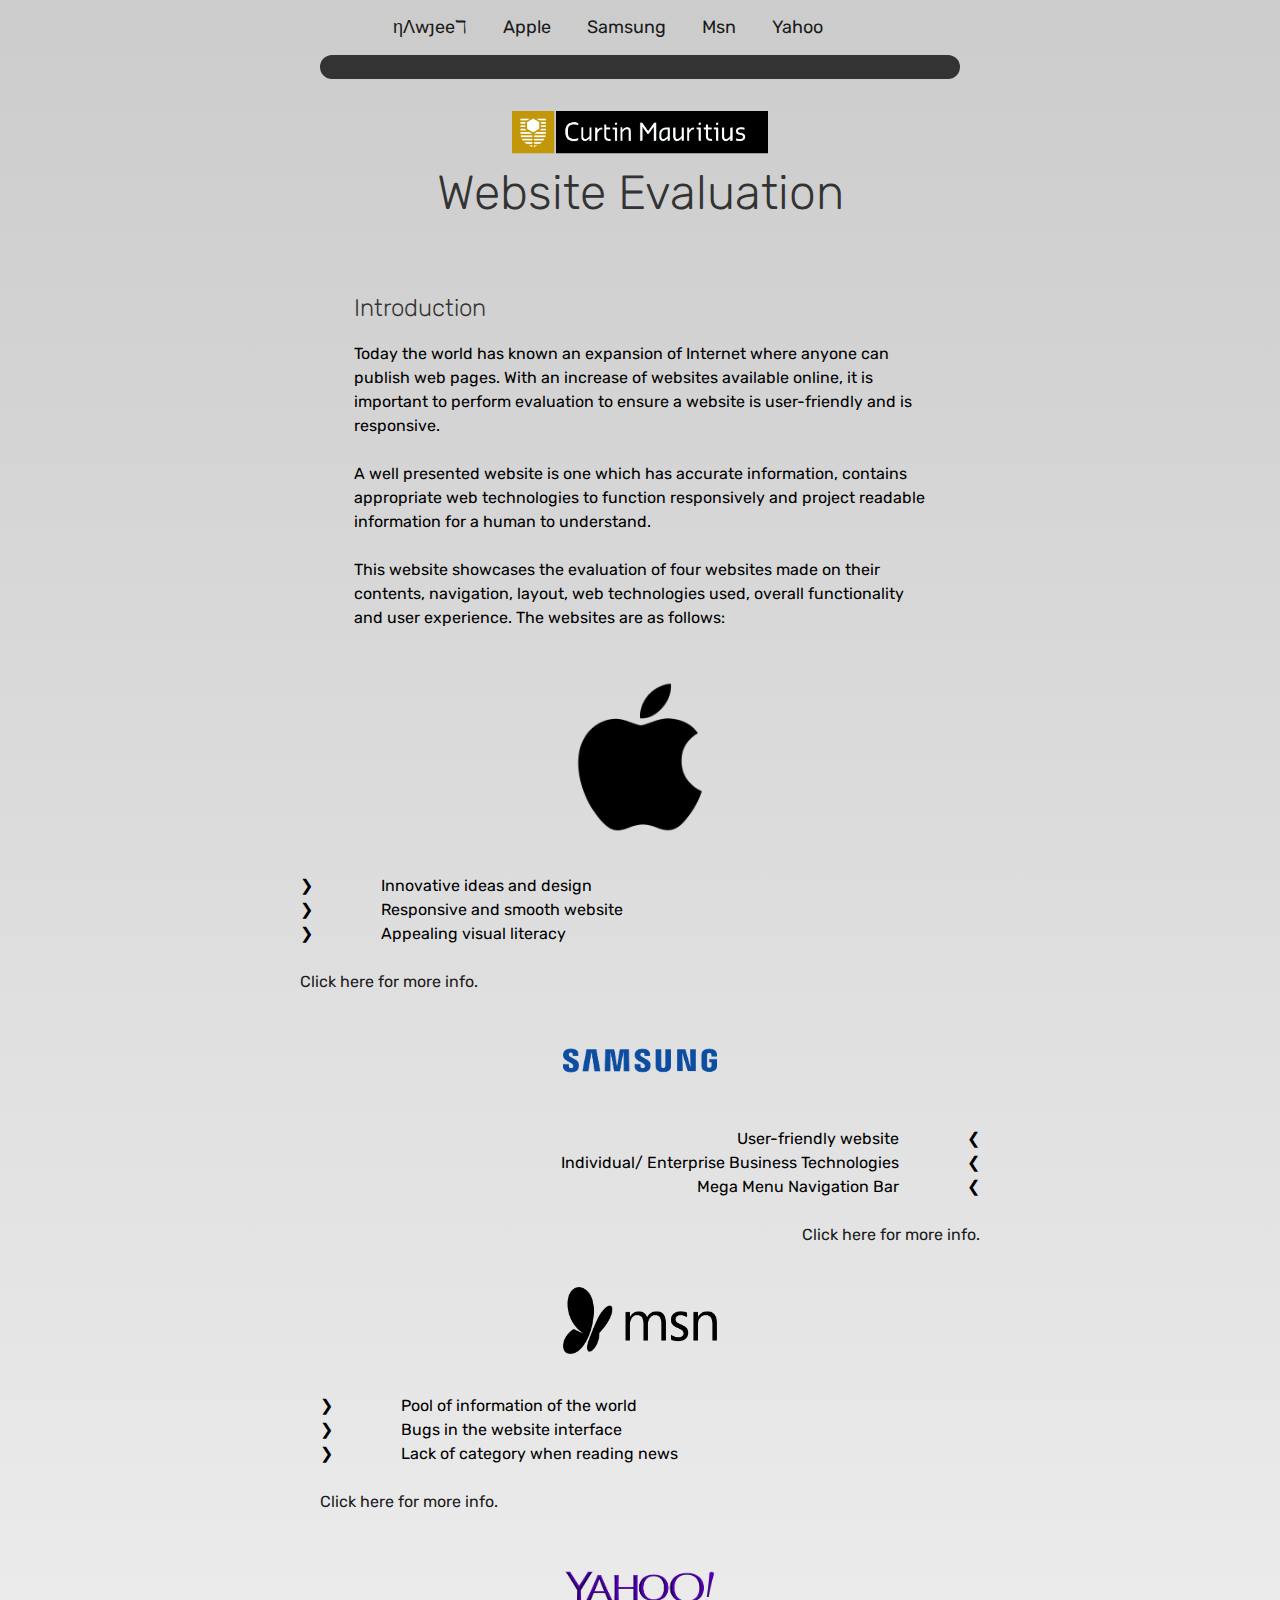
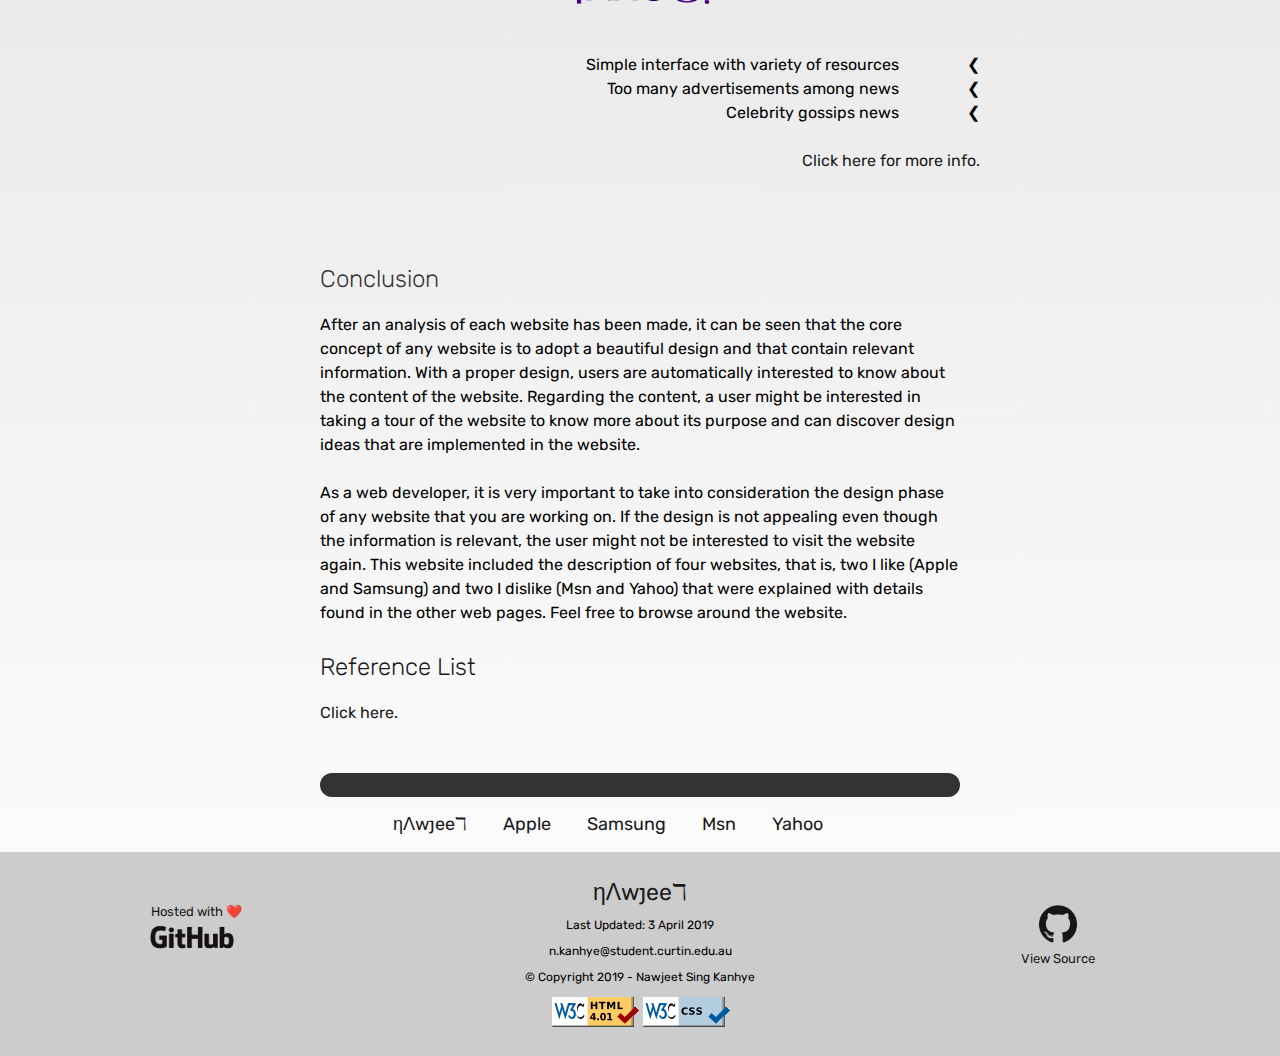
<file: index.html>
<!DOCTYPE html>
<html lang="en">

<!-- HEAD -->
<head>
    <meta charset="UTF-8">
    <meta name="viewport" content="width=device-width, initial-scale=1.0">
    <meta name="description" content="Website evaluation">
    <meta name="keywords" content="web technologies, web design, web skills">
    <!--External style sheet-->
    <link rel="stylesheet" href="styles/style.css">
    <!--External JavaScript-->
    <script src="scripts/script.js"></script>
    <title>Assigment 1: Website Evaluation</title>
</head>

<!-- BODY -->
<body>
    <header class="topnav" id="myTopnav">
        <a href="index.html">&eta;&#923;w&#567;ee&#8504;</a>
        <a href="apple.html">Apple</a>
        <a href="samsung.html">Samsung</a>
        <a href="msn.html">Msn</a>
        <a href="yahoo.html">Yahoo</a>
        <a href="javascript:void(0);" class="icon" onclick="nav()">&#9776;&emsp;&emsp;&emsp;&emsp;</a>
    </header>

    <div class="h"><br></div>
    <h1><img class="curtin" src="images/curtin.png" alt="Curtin Logo">Website Evaluation</h1>
    
    <!-- INTRODUCTION -->
    <section id="introduction">
        <h2>Introduction</h2>
        <p class="pl">
            Today the world has known an expansion of Internet where anyone can publish web
            pages. With an increase of websites available online, it is important to perform evaluation
            to ensure a website is user-friendly and is responsive.
            <br><br>A well presented website is one which has accurate information, contains appropriate web
            technologies to function responsively and project readable information for a human to
            understand.<br><br>This website showcases the evaluation of four websites made on their contents,
            navigation, layout, web technologies used, overall functionality and user experience. The websites
            are as follows:
        </p><br><br>
    </section>

    <!-- SECTION OF EACH WEBSITE -->
    <div class="sectionl">
        <a href="https://www.apple.com" target="_blank"><img class="imgIndex" src="images/apple.png" alt="Apple Logo"></a><br>
        <p class="pI">
            &#10095;&emsp;&emsp;&emsp;&emsp; Innovative ideas and design<br>
            &#10095;&emsp;&emsp;&emsp;&emsp; Responsive and smooth website<br>
            &#10095;&emsp;&emsp;&emsp;&emsp; Appealing visual literacy<br>
            <br><a href="apple.html">Click here for more info.</a>
        </p>
    </div>

    <div class="sectionl">
        <a href="https://www.samsung.com" target="_blank"><img class="imgIndex" src="images/samsung.png" alt="Samsung Logo"></a>
        <p class="pIr">
            User-friendly website &emsp;&emsp;&emsp;&emsp;&#10094;<br>
            Individual/ Enterprise Business Technologies &emsp;&emsp;&emsp;&emsp;&#10094;<br>
            Mega Menu Navigation Bar &emsp;&emsp;&emsp;&emsp;&#10094;<br>
            <br><a href="samsung.html">Click here for more info.</a>
        </p>
        <br>
    </div>

    <div class="sectionl">
        <a href="https://www.msn.com" target="_blank"><img class="imgIndex" src="images/msn.png" alt="Msn Logo"></a><br>
        <p class="pl">
            &#10095;&emsp;&emsp;&emsp;&emsp; Pool of information of the world<br>
            &#10095;&emsp;&emsp;&emsp;&emsp; Bugs in the website interface<br>
            &#10095;&emsp;&emsp;&emsp;&emsp; Lack of category when reading news<br>
            <br><a href="msn.html">Click here for more info.</a>
        </p><br><br>
    </div>

    <div class="sectionl">
        <a href="https://www.yahoo.com" target="_blank"><img class="imgIndex" src="images/yahoo.png" alt="Yahoo Logo"></a><br>
        <p class="pIr">
            Simple interface with variety of resources &emsp;&emsp;&emsp;&emsp;&#10094;<br>
            Too many advertisements among news &emsp;&emsp;&emsp;&emsp;&#10094;<br>
            Celebrity gossips news &emsp;&emsp;&emsp;&emsp;&#10094;<br>
            <br><a href="yahoo.html">Click here for more info.</a>
        </p><br><br>
    </div>

    

    <!-- CONCLUSION -->
    <section class="sectionl">
        <h2>Conclusion</h2>
        <p class="pl">
            After an analysis of each website has been made, it can be seen that the core concept of any
            website is to adopt a beautiful design and that contain relevant information. With a proper
            design, users are automatically interested to know about the content of the website.
            Regarding the content, a user might be interested in taking a tour of the website to know 
            more about its purpose and can discover design ideas that are implemented in the website.
            <br><br>
            As a web developer, it is very important to take into consideration the design phase of any
            website that you are working on. If the design is not appealing even though the information
            is relevant, the user might not be interested to visit the website again. This website included
            the description of four websites, that is, two I like (Apple and Samsung) and two I dislike
            (Msn and Yahoo) that were explained with details found in the other web pages. Feel free to 
            browse around the website.
        </p>
    </section>
    
    
    <!-- REFERENCES -->
    <section class="sectionl">
        <h2><a href="references.html">Reference List</a></h2>
        <a href="references.html"><p class="pl">Click here.</p></a>
    </section>
    
    <br><br>
    <div class="h"><br></div>
    
    <header class="topnav">
        <a href="index.html">&eta;&#923;w&#567;ee&#8504;</a>
        <a href="apple.html">Apple</a>
        <a href="samsung.html">Samsung</a>
        <a href="msn.html">Msn</a>
        <a href="yahoo.html">Yahoo</a>
        <a href="javascript:void(0);" class="icon" onclick="nav()">&#9776;&emsp;&emsp;&emsp;&emsp;</a>
    </header>

    <!-- FOOTER -->
    <footer>
        <div class="footerL">
            <p><a href="https://nawjeet.github.io/bwt1/" target="_blank">
                &nbsp;&nbsp;&nbsp;Hosted with ❤️<br><img src="images/github.png" alt="GitHub Logo"></a><br>
            </p>
        </div>
        <div class="footerR">
            <p><a href="https://github.com/nawjeet/bwt1" target="_blank"><img src="images/github2.png" alt="GitHub Logo">
                <br>View Source</a><br>
            </p>
        </div>
        <div class="footerM">
            <br><p><a id="na" href="index.html">&eta;&#923;w&#567;ee&#8504;</a></p>
            <p>Last Updated: 3 April 2019</p>
            <p>n.kanhye@student.curtin.edu.au</p>
            <p>© Copyright 2019 - Nawjeet Sing Kanhye</p>
            <p>
                <img class="footerHTSS" src="images/html.png"
                    alt="Valid HTML!"/>
                <img class="footerHTSS" src="images/css.png"
                    alt="Valid CSS!"/>
            </p><br>
        </div>
    </footer>
</body>
</html>
</file>
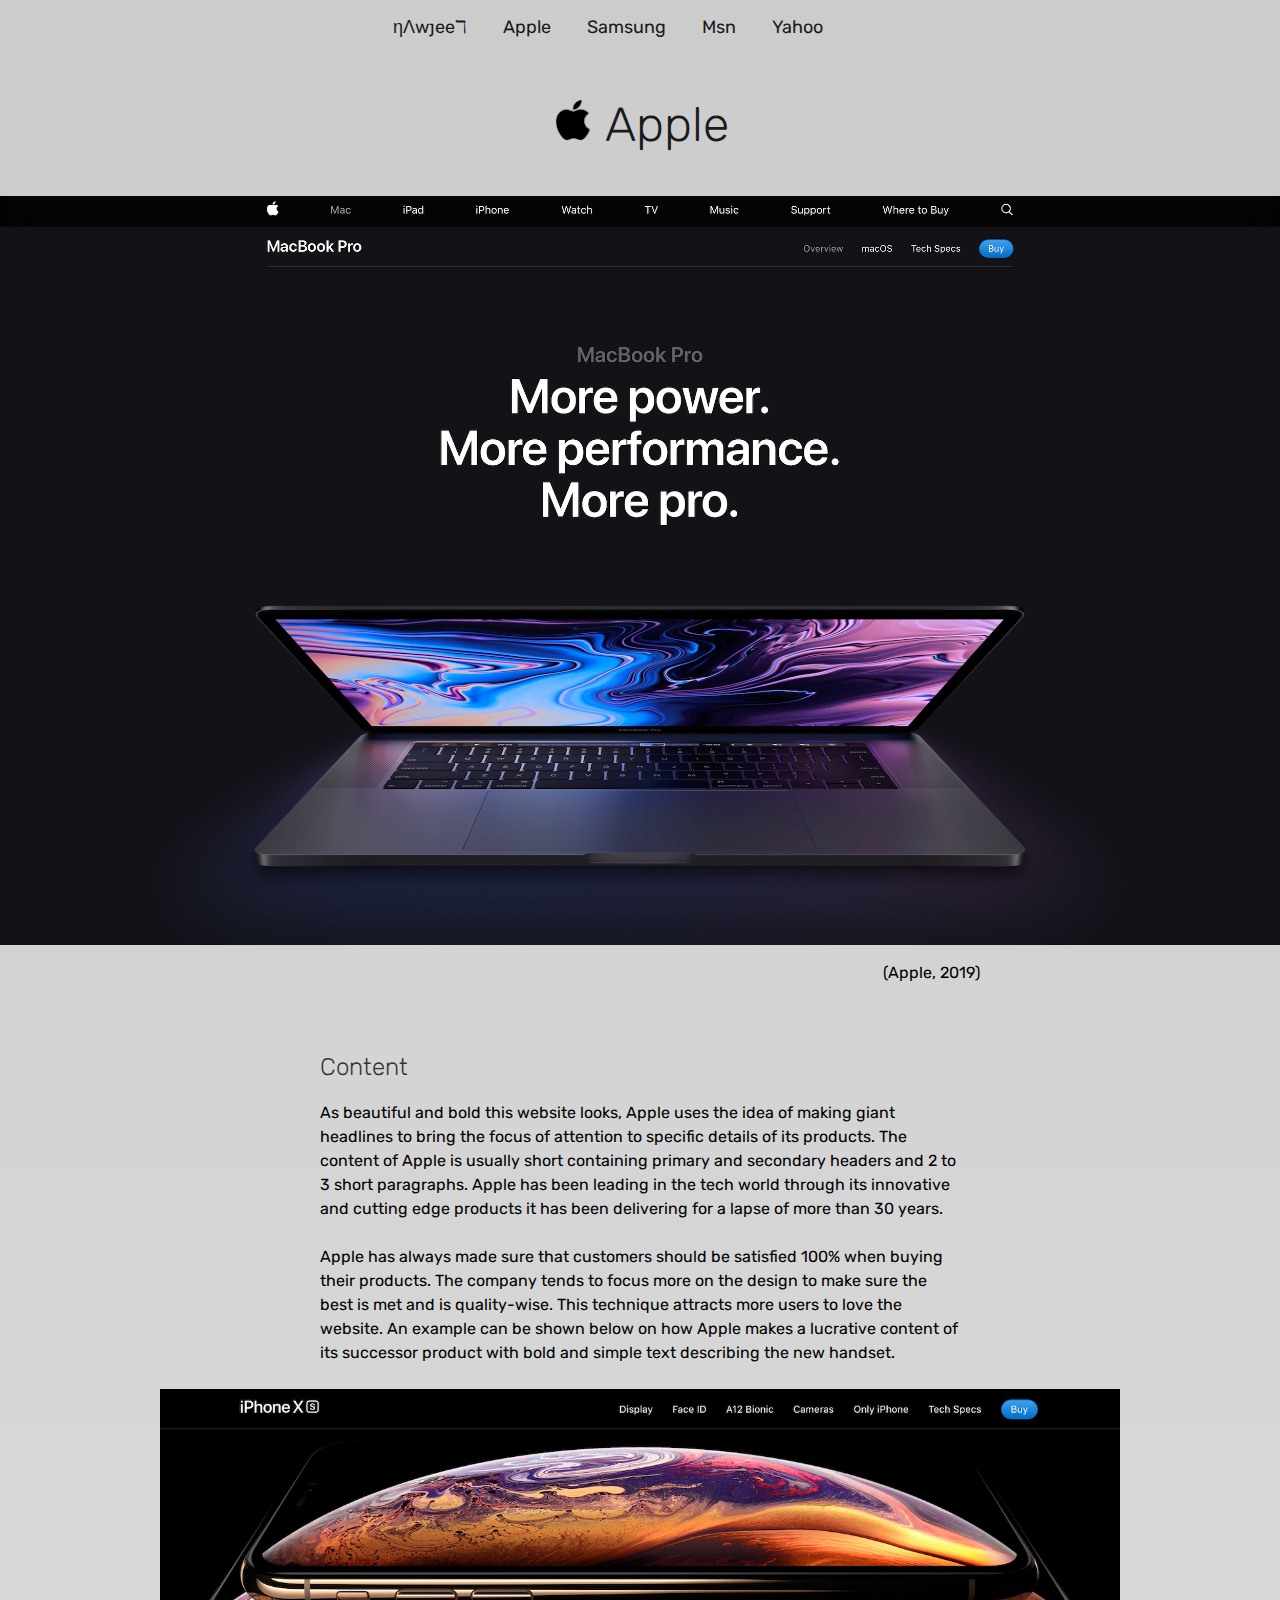
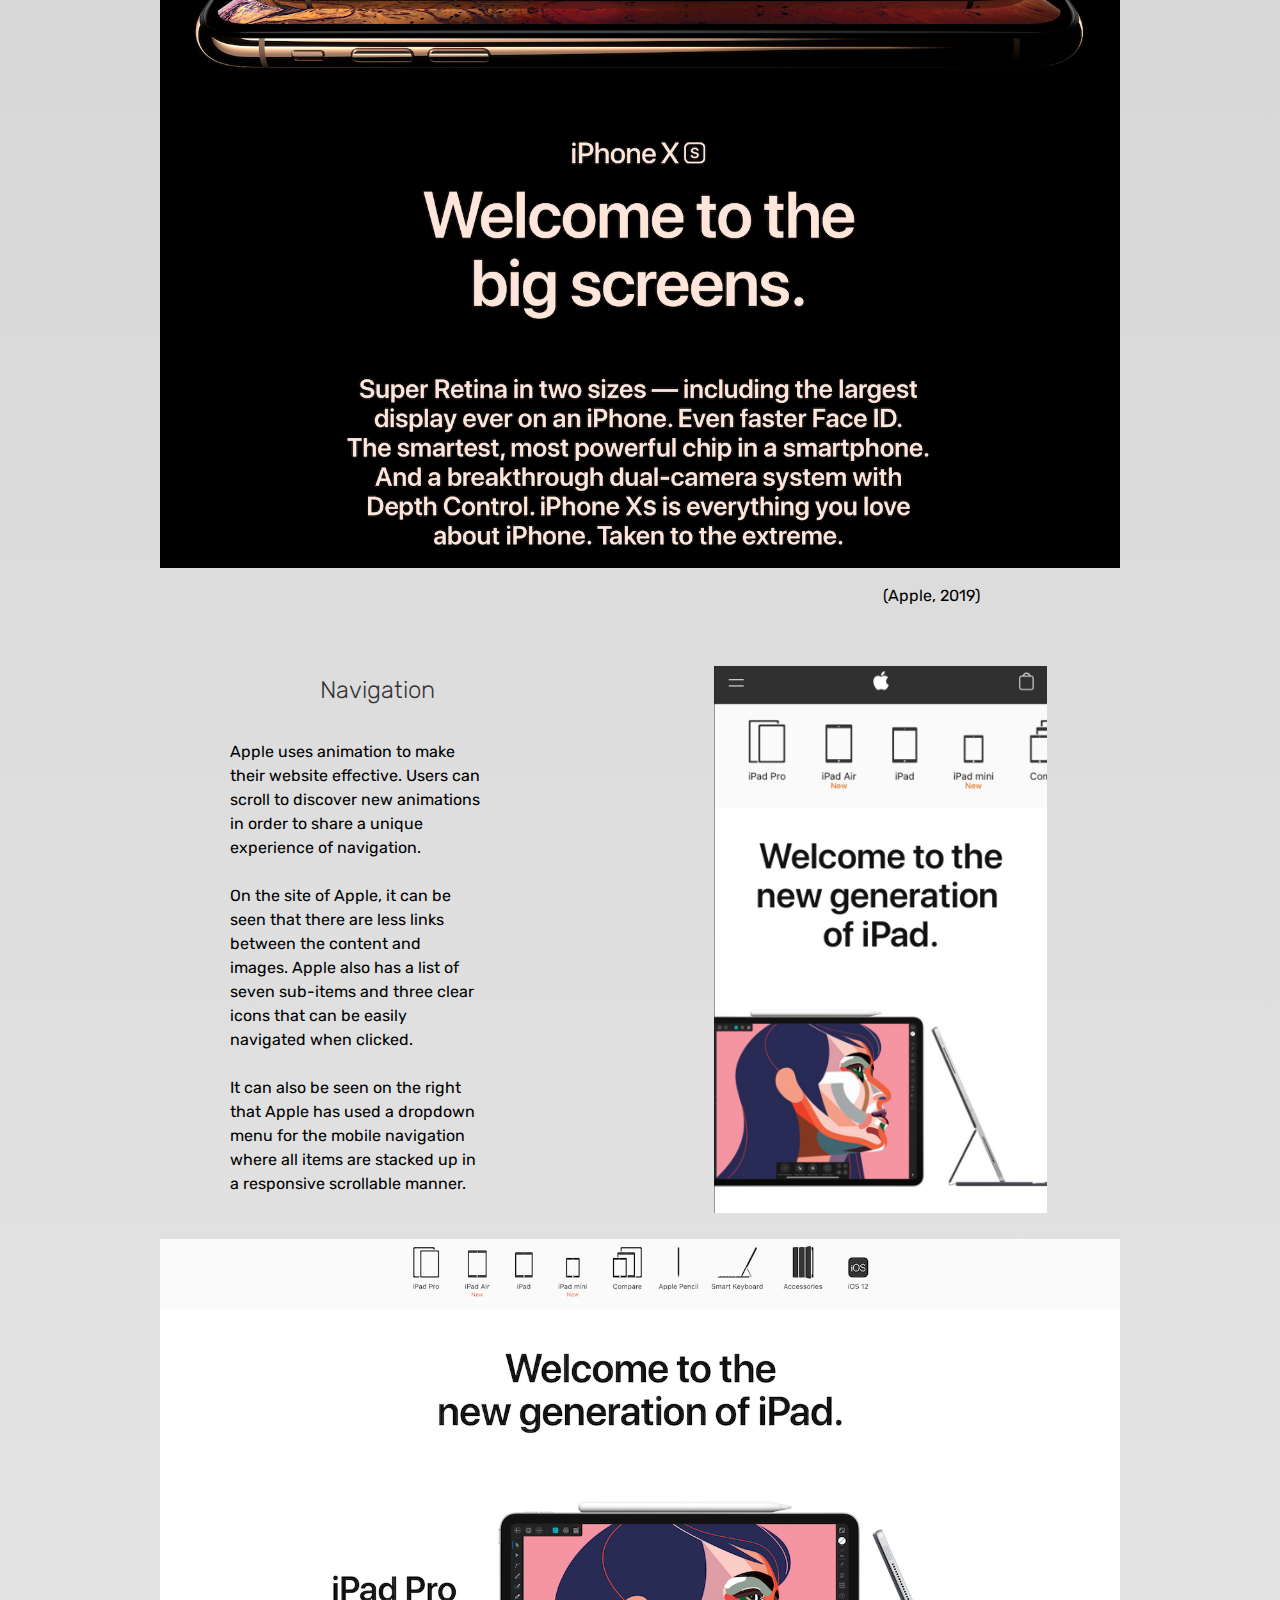
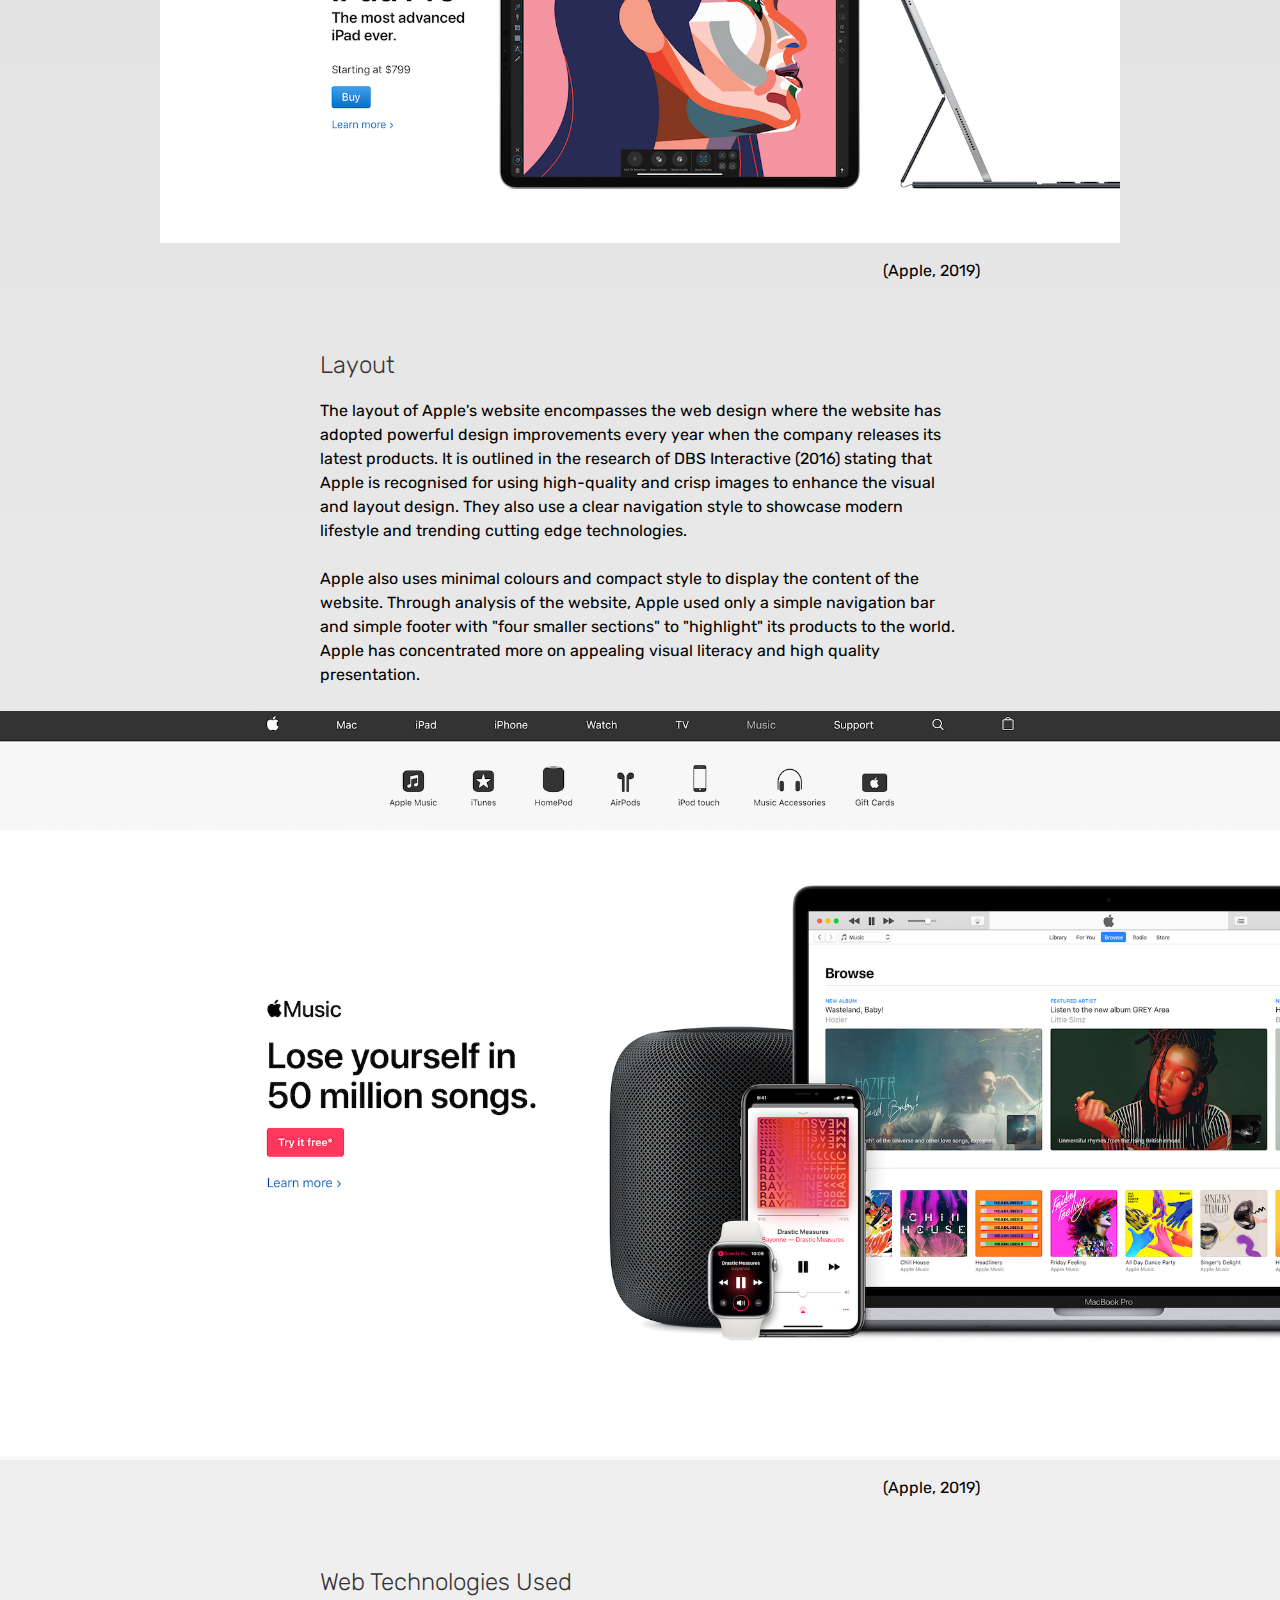
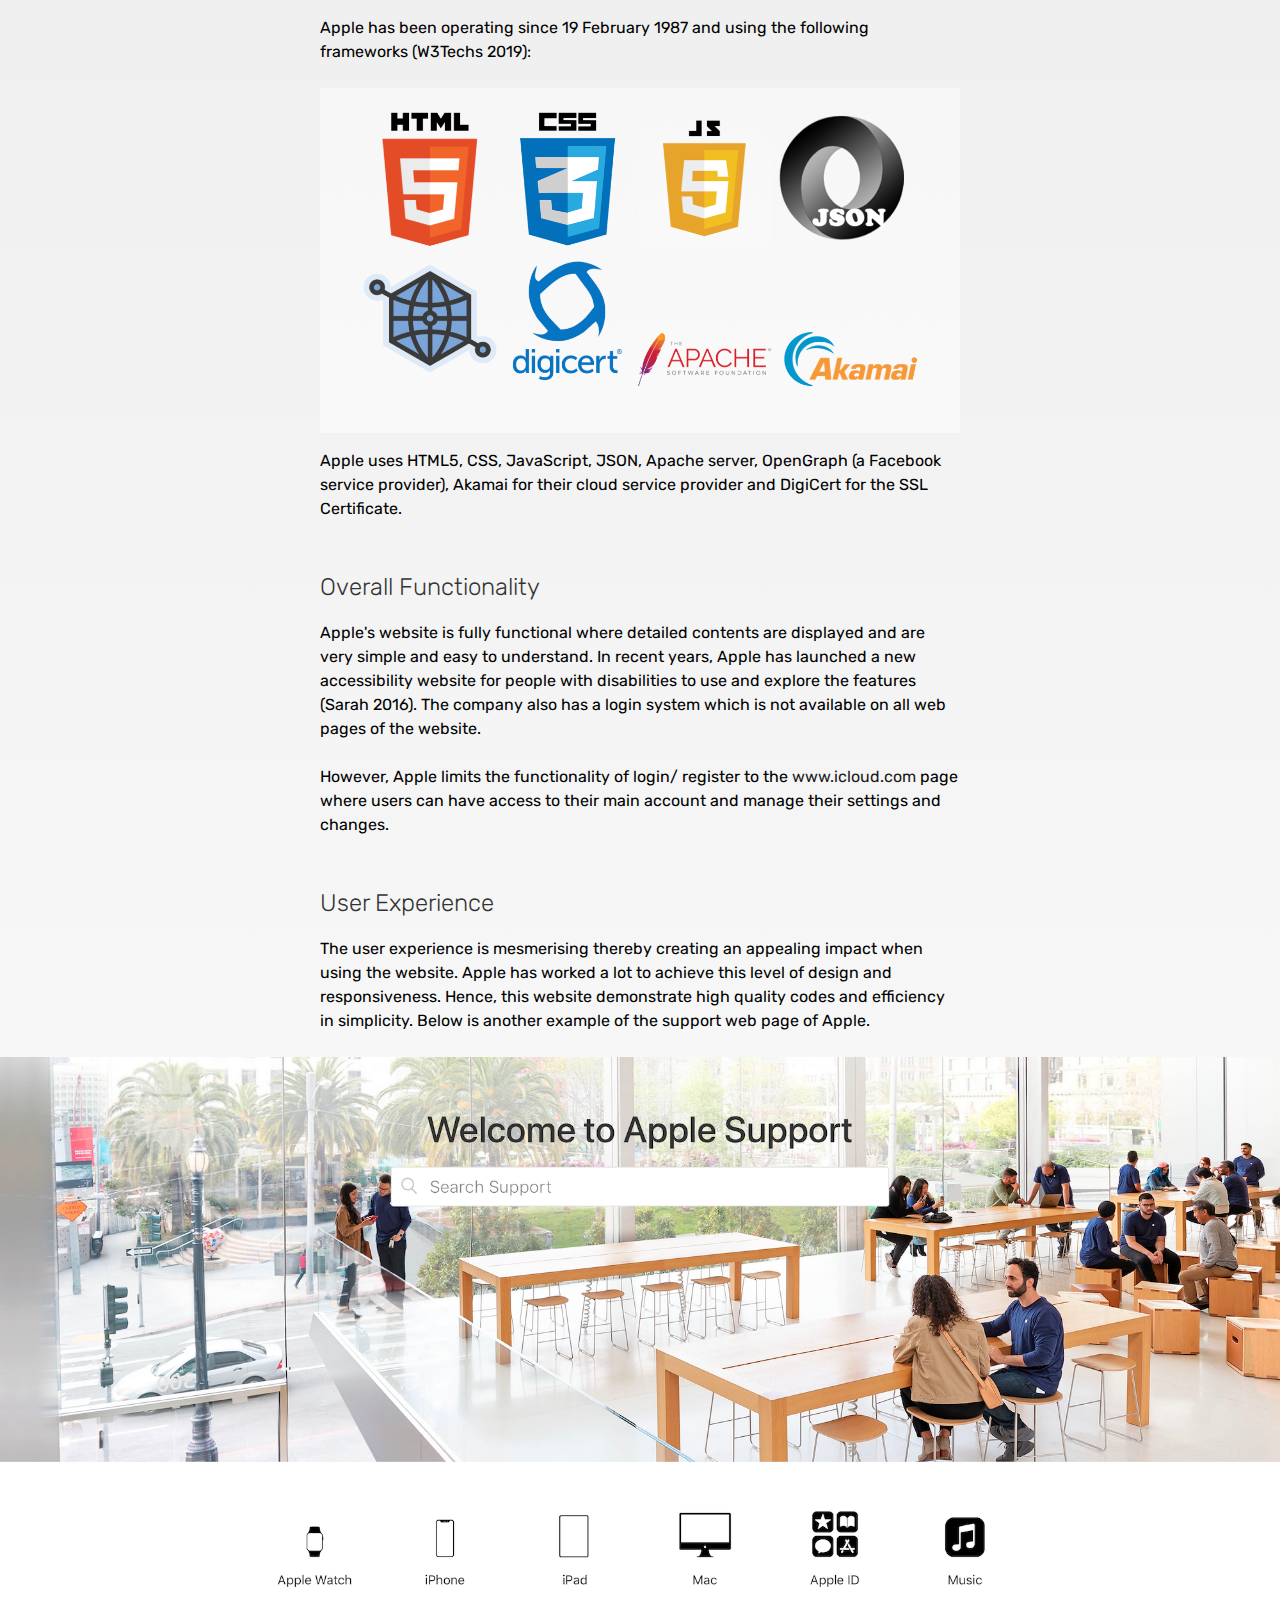
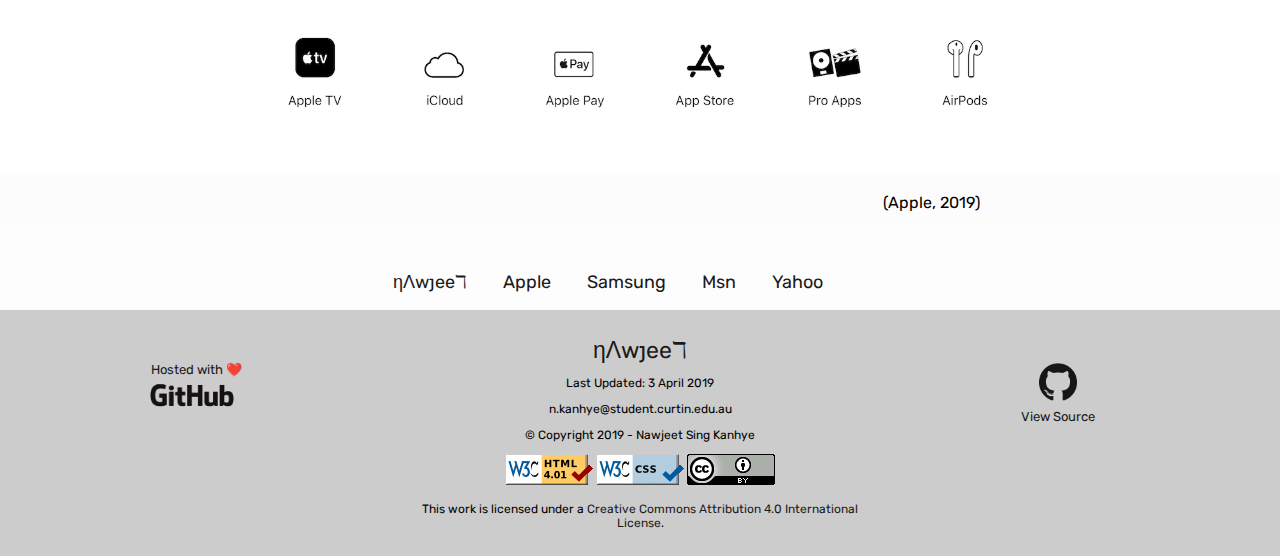
<file: apple.html>
<!DOCTYPE html>
<html lang="en">

<!-- HEAD -->
<head>
    <meta charset="UTF-8">
    <meta name="viewport" content="width=device-width, initial-scale=1">
    <meta name="description" content="Website evaluation">
    <meta name="keywords" content="web technologies, web design, web skills">
    <meta name="author" content="Nawjeet Sing Kanhye">
    <title>Apple: Website Evaluation</title>
    <!--External style sheet-->
    <link rel="stylesheet" href="styles/style.css">
</head>

<!-- BODY -->
<body>
    <header class="topnav" id="myTopnav">
        <a href="index.html">&eta;&#923;w&#567;ee&#8504;</a>
        <a href="apple.html">Apple</a>
        <a href="samsung.html">Samsung</a>
        <a href="msn.html">Msn</a>
        <a href="yahoo.html">Yahoo</a>
        <a href="javascript:void(0);" class="icon" onclick="nav()">&#9776;&emsp;&emsp;&emsp;&emsp;</a>
    </header>
   
    <h1><a href="https://www.apple.com" target="_blank"><img id="appleLogo" src="images/apple.png" alt="Apple Logo"> Apple</a></h1>
    <img class="mainimg" src="images/apple2.png" alt="Apple Website">
    <p class="ref">(Apple, 2019)</p>
    
    <!-- CONTENT -->
    <section class="sectionl">
        <br><h2>Content</h2>
        <p class="pl">
            As beautiful and bold this website looks, Apple uses the idea of making giant headlines
            to bring the focus of attention to specific details of its products. The content of Apple
            is usually short containing primary and secondary headers and 2 to 3 short paragraphs.
            Apple has been leading in the tech world through its innovative and cutting edge
            products it has been delivering for a lapse of more than 30 years.
            <br><br>
            Apple has always made sure that customers should be satisfied 100% when buying their products.
            The company tends to focus more on the design to make sure the best is met and is quality-wise.
            This technique attracts more users to love the website. An example can be shown below on
            how Apple makes a lucrative content of its successor product with bold and simple
            text describing the new handset.
        </p>
        <br><img class="imgBody" src="images/apple3.png" alt="Apple Website Content">
        <p class="ref">(Apple, 2019)</p>
    </section>

    <div id="sectionr">
        <br><img class="imgNav" src="images/apple4.png" alt="Apple Website Content"><br>
    </div>

    <!-- NAVIGATION -->
    <section class="sectionl">
        <br><h2>Navigation</h2>
        <p class="plNav">
            Apple uses animation to make their website effective. Users can scroll to discover
            new animations in order to share a unique experience of navigation.<br><br>
            On the site of Apple, it can be seen that there are less links between the content
            and images. Apple also has a list of seven sub-items and three clear icons that can be
            easily navigated when clicked.
            <br><br>
            It can also be seen on the right that Apple has used a dropdown menu for the mobile navigation
            where all items are stacked up in a responsive scrollable manner.
        </p>
        <br><img class="imgBody" src="images/apple5.png" alt="Apple Website Content">
        <p class="ref">(Apple, 2019)</p>
    </section>

    <!-- LAYOUT -->
    <section class="sectionl">
        <br><h2>Layout</h2>
        <p class="pl">
            The layout of Apple's website encompasses the web design where the website has
            adopted powerful design improvements every year when the company releases its latest
            products. It is outlined in the research of DBS Interactive (2016) stating that Apple
            is recognised for using high-quality and crisp images to enhance the visual and layout
            design. They also use a clear navigation style to showcase modern lifestyle and trending
            cutting edge technologies.<br><br>

            Apple also uses minimal colours and compact style to display the content of the website.
            Through analysis of the website, Apple used only a simple navigation bar and simple
            footer with "four smaller sections" to "highlight" its products to the world. Apple has
            concentrated more on appealing visual literacy and high quality presentation.
        </p>
    </section>

    <br><img class="mainimg" src="images/apple6.png" alt="Apple Website Content">
    <p class="ref">(Apple, 2019)</p>

    <!-- WEB TECHNOLOGIES USED -->
    <section class="sectionl">
        <br><h2>Web Technologies Used</h2>
        <p class="pl">
            Apple has been operating since 19 February 1987 and using the following frameworks
            (W3Techs 2019):
        </p>
        <br><img id="technologies" src="images/wta.png" alt="Web Technologies Logo">
        <p class="pl">
            Apple uses HTML5, CSS, JavaScript, JSON, Apache server, OpenGraph (a Facebook service provider),
            Akamai for their cloud service provider and DigiCert for the SSL Certificate.
        </p>
    </section>

    <!-- OVERALL FUNCTIONALITY -->
    <section class="sectionl">
        <br><h2>Overall Functionality</h2>
        <p class="pl">
            Apple's website is fully functional where detailed contents are displayed and are very
            simple and easy to understand. In recent years, Apple has launched a new accessibility website
            for people with disabilities to use and explore the features (Sarah 2016). The company also has
            a login system which is not available on all web pages of the website.
            
            <br><br>However, Apple limits the functionality of login/ register to the <a href="https://www.icloud.com" 
            target="_blank">www.icloud.com</a> page where users can have access to their main account and manage
            their settings and changes.
        </p>
    </section>

    <!-- USER EXPERIENCE -->
    <section class="sectionl">
        <br><h2>User Experience</h2>
        <p class="pl">
            The user experience is mesmerising thereby creating an appealing impact when using the website. Apple
            has worked a lot to achieve this level of design and responsiveness. Hence, this website
            demonstrate high quality codes and efficiency in simplicity. Below is another example of the
            support web page of Apple.
        </p>
    </section>
    <br>
    <img class="mainimg" src="images/apple7.png" alt="Apple Website Content">
    <p class="ref">(Apple, 2019)</p><br>
    
    <header class="topnav">
        <a href="index.html">&eta;&#923;w&#567;ee&#8504;</a>
        <a href="apple.html">Apple</a>
        <a href="samsung.html">Samsung</a>
        <a href="msn.html">Msn</a>
        <a href="yahoo.html">Yahoo</a>
        <a href="javascript:void(0);" class="icon" onclick="nav()">&#9776;&emsp;&emsp;&emsp;&emsp;</a>
    </header>

    <!-- FOOTER -->
    <footer>
        <div class="footerL">
            <p><a href="https://nawjeet.github.io/bwt1/" target="_blank">
                &nbsp;&nbsp;&nbsp;Hosted with ❤️<br><img src="images/github.png" alt="GitHub Logo"></a><br>
            </p>
        </div>
        <div class="footerR">
            <p><a href="https://github.com/nawjeet/bwt1" target="_blank"><img src="images/github2.png" alt="GitHub Logo">
               <br>View Source</a><br>
            </p>
        </div>
        <div class="footerM">
            <br><p><a id="na" href="index.html">&eta;&#923;w&#567;ee&#8504;</a></p>
            <p>Last Updated: 3 April 2019</p>
            <p>n.kanhye@student.curtin.edu.au</p>
            <p>© Copyright 2019 - Nawjeet Sing Kanhye</p>
            <p>
                <img class="footerHTSS" src="images/html.png"
                    alt="Valid HTML!"/>
                <img class="footerHTSS" src="images/css.png"
                    alt="Valid CSS!"/>
                <img class="footerHTSS" alt="Creative Commons Licence"
                src="images/license.png"/>
                <br /><br />
                This work is licensed under a <a rel="license" 
                href="http://creativecommons.org/licenses/by/4.0/">
                Creative Commons Attribution 4.0 International License</a>.
            </p><br>
        </div>
    </footer>

    <!--External JavaScript-->
    <script src="scripts/script.js"></script>
</body>
</html>
</file>
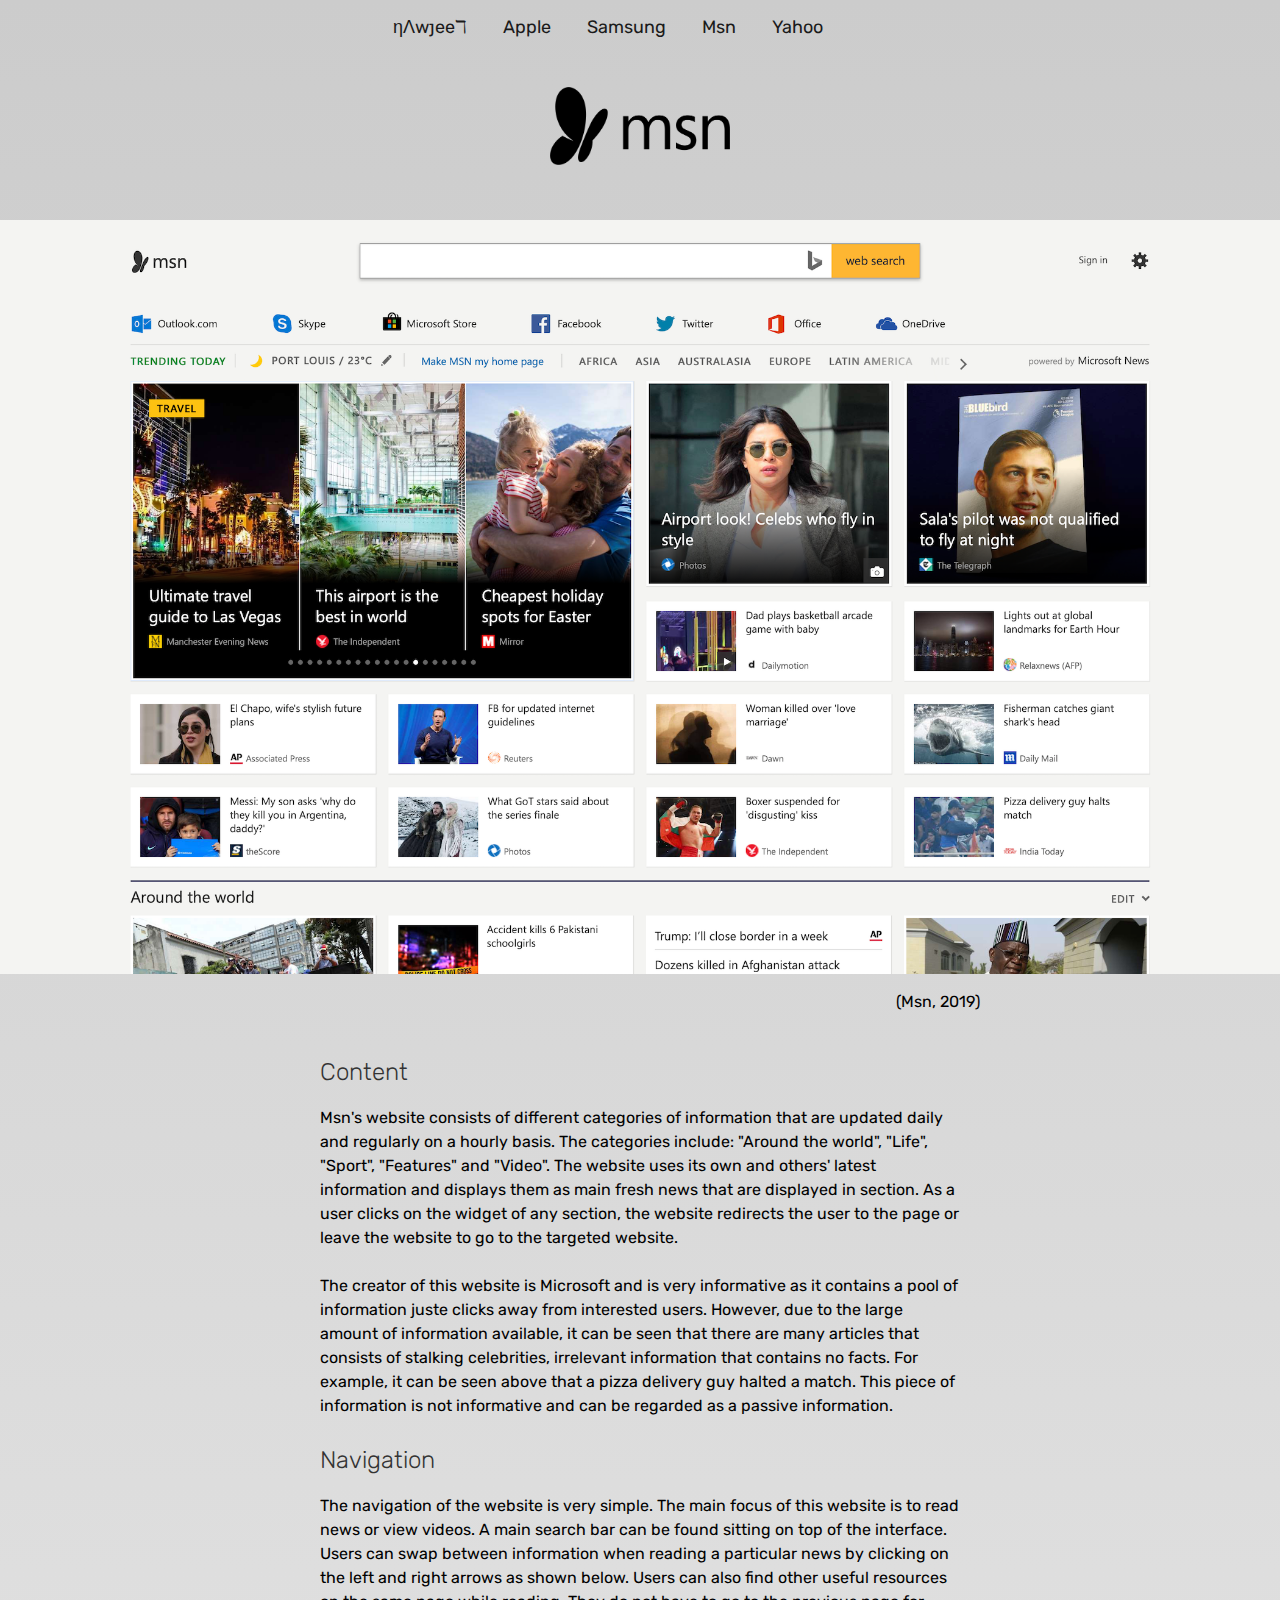
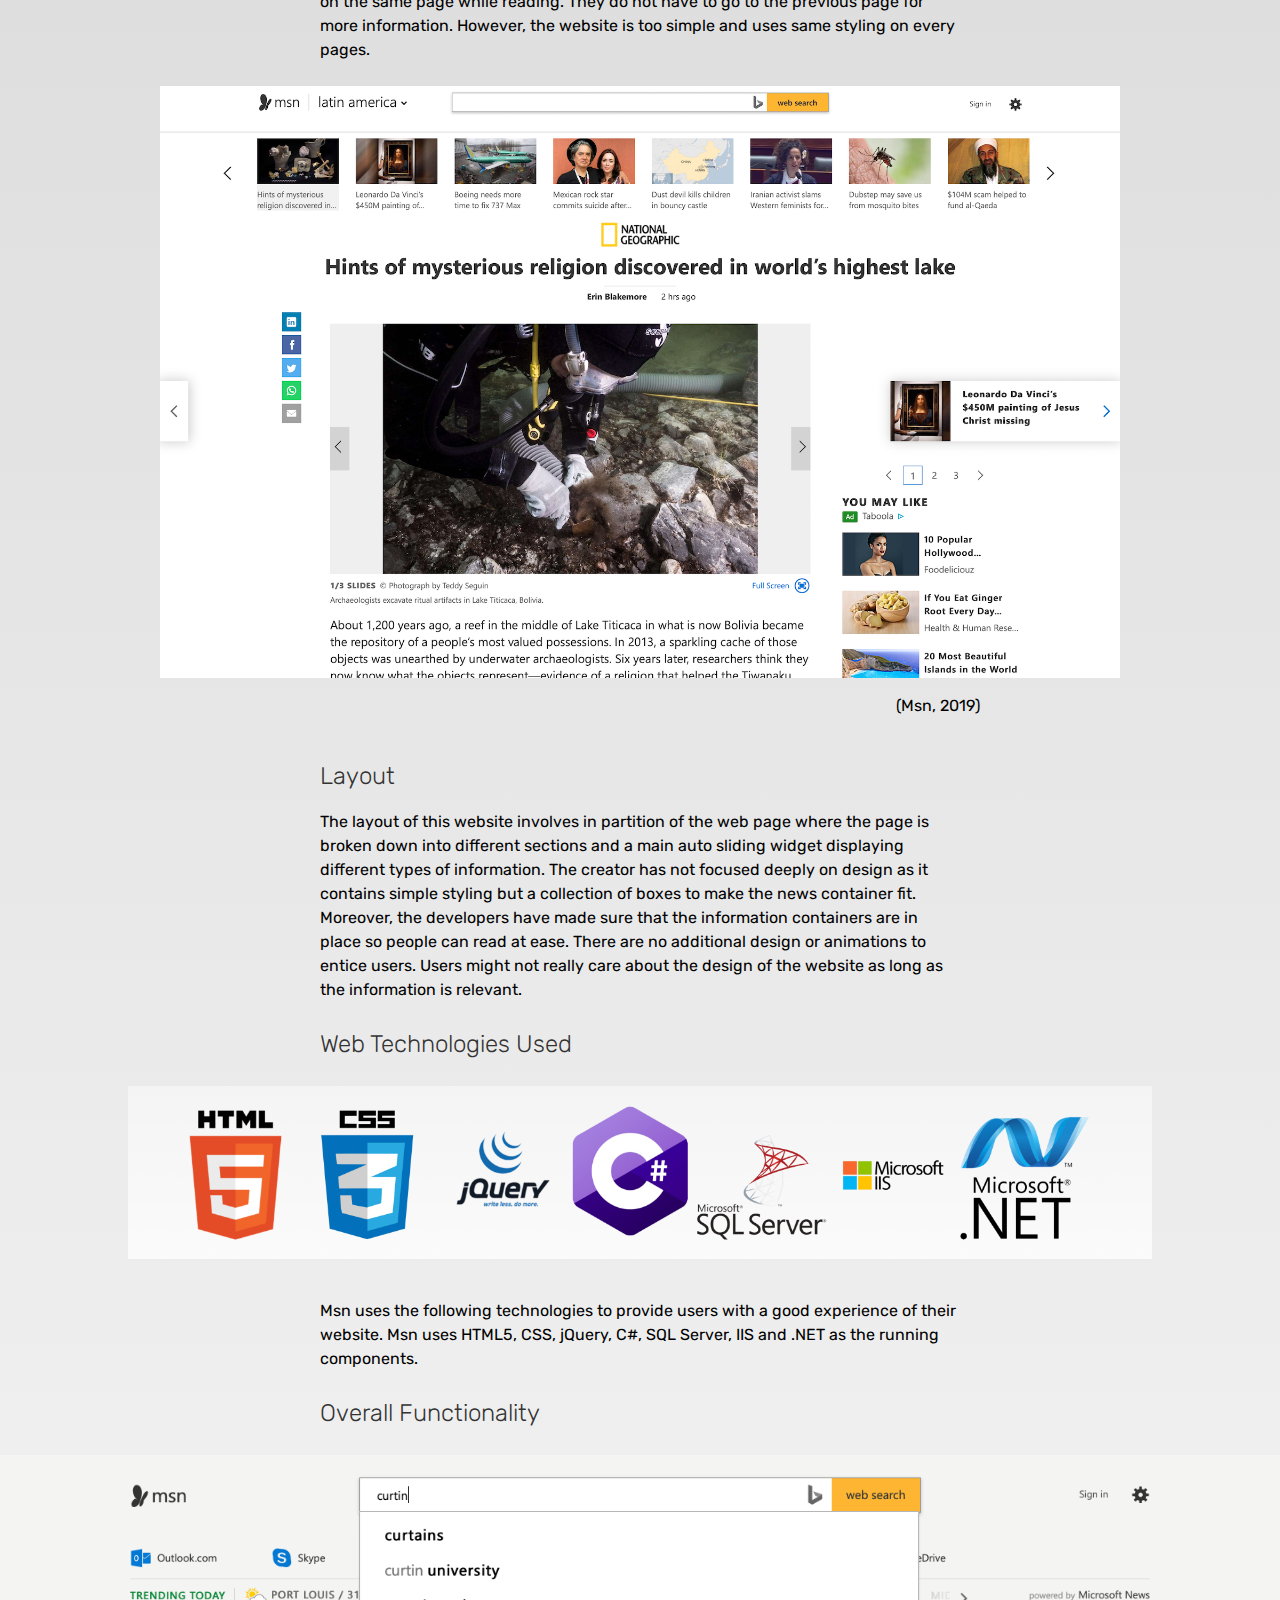
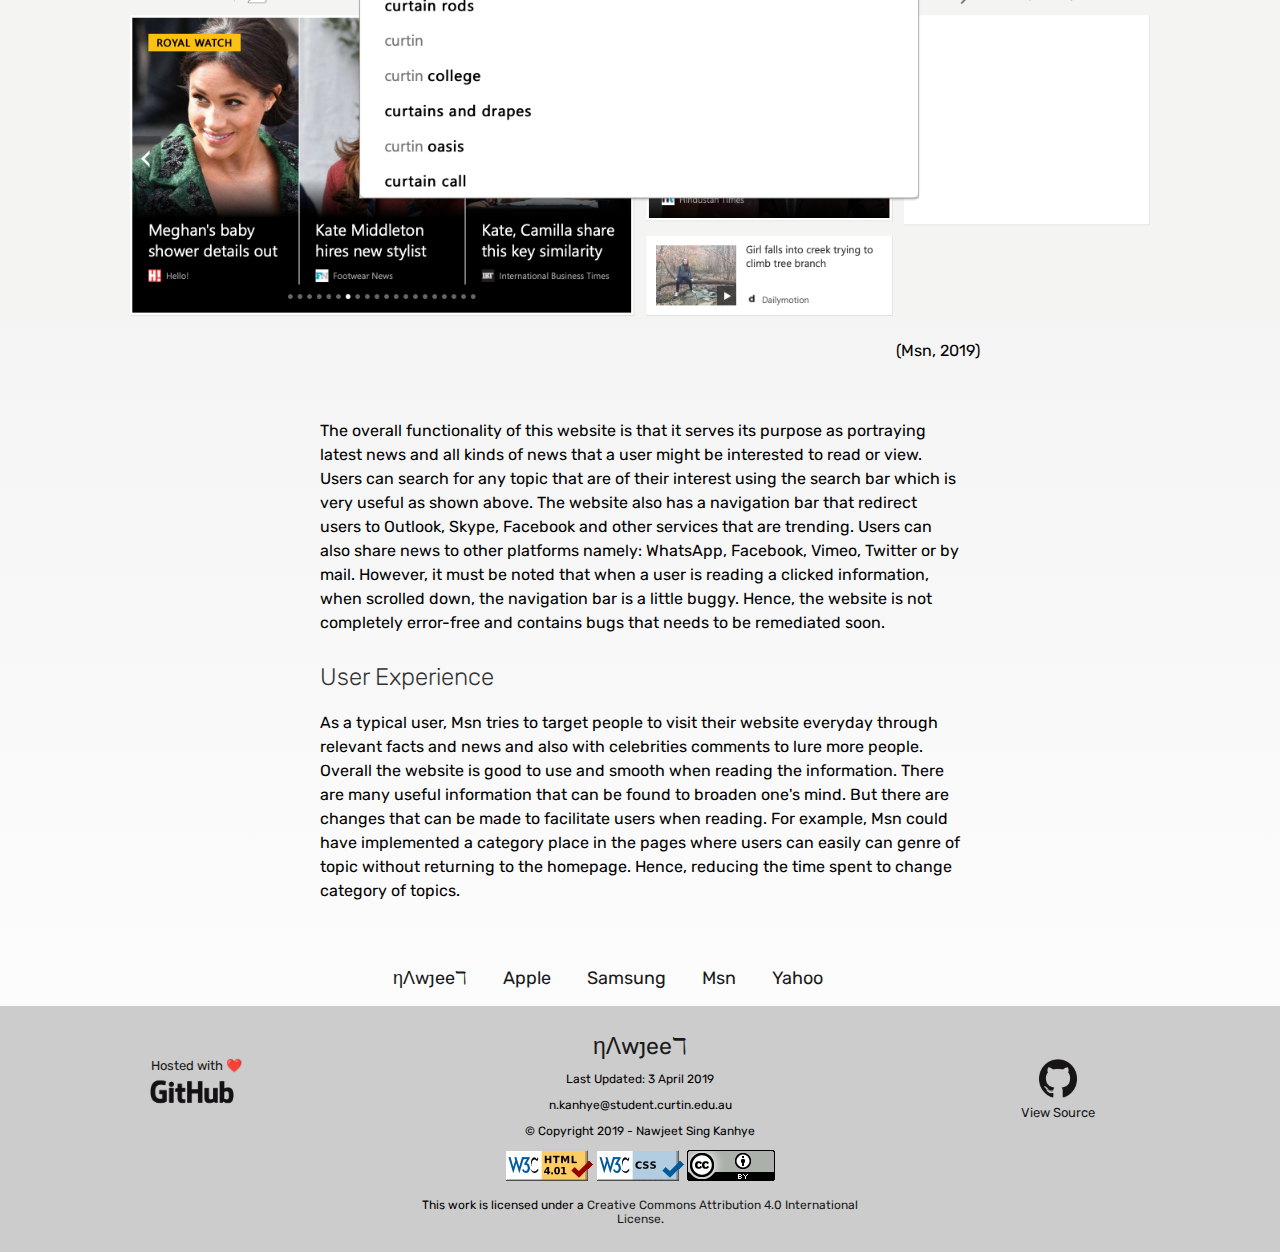
<file: msn.html>
<!DOCTYPE html>
<html lang="en">

<!-- HEAD -->
<head>
    <meta charset="UTF-8">
    <meta name="viewport" content="width=device-width, initial-scale=1">
    <meta name="description" content="Website evaluation">
    <meta name="keywords" content="web technologies, web design, web skills">
    <meta name="author" content="Nawjeet Sing Kanhye">
    <title>Msn: Website Evaluation</title>
    <!--External style sheet-->
    <link rel="stylesheet" href="styles/style.css">
</head>

<!-- BODY -->
<body>
    <header class="topnav" id="myTopnav">
        <a href="index.html">&eta;&#923;w&#567;ee&#8504;</a>
        <a href="apple.html">Apple</a>
        <a href="samsung.html">Samsung</a>
        <a href="msn.html">Msn</a>
        <a href="yahoo.html">Yahoo</a>
        <a href="javascript:void(0);" class="icon" onclick="nav()">&#9776;&emsp;&emsp;&emsp;&emsp;</a>
    </header>
   
    <h1><a href="https://www.msn.com" target="_blank"><img id="msnLogo" src="images/msn.png" alt="Msn Logo"></a></h1>
    <img class="mainimg" src="images/msn2.png" alt="Msn Website">
    <p class="ref">(Msn, 2019)</p>
    
    <!-- CONTENT -->
    <section class="sectionl">
        <h2>Content</h2>
        <p class="pl">
            Msn's website consists of different categories of information that are updated daily and
            regularly on a hourly basis. The categories include: "Around the world", "Life", "Sport",
            "Features" and "Video". The website uses its own and others' latest information and displays them
            as main fresh news that are displayed in section. As a user clicks on the widget of any section,
            the website redirects the user to the page or leave the website to go to the targeted website.
            <br><br>
            The creator of this website is Microsoft and is very informative as it contains a pool of 
            information juste clicks away from interested users. However, due to the large amount of information
            available, it can be seen that there are many articles that consists of stalking celebrities, irrelevant
            information that contains no facts. For example, it can be seen above that a pizza delivery guy halted
            a match. This piece of information is not informative and can be regarded as a passive information.
        </p>
    </section>

    <!-- NAVIGATION -->
    <section class="sectionl">
        <h2>Navigation</h2>
        <p class="pl">
            The navigation of the website is very simple. The main focus of this website is to read news or view
            videos. A main search bar can be found sitting on top of the interface. Users can swap between
            information when reading a particular news by clicking on the left and right arrows as shown
            below. Users can also find other useful resources on the same page while reading. They do not
            have to go to the previous page for more information. However, the website is too simple and uses
            same styling on every pages.
        </p>
        <br><img class="imgBody" src="images/msn3.png" alt="Msn Website">
        <p class="ref">(Msn, 2019)</p>
    </section>

    <!-- LAYOUT -->
    <section class="sectionl">
        <h2>Layout</h2>
        <p class="pl">
            The layout of this website involves in partition of the web page where the page is broken
            down into different sections and a main auto sliding widget displaying different types of
            information. The creator has not focused deeply on design as it contains simple styling
            but a collection of boxes to make the news container fit. Moreover, the developers have
            made sure that the information containers are in place so people can read at ease. There
            are no additional design or animations to entice users. Users might not really care about
            the design of the website as long as the information is relevant.
        </p>
    </section>

    <!-- WEB TECHNOLOGIES USED -->
    <section class="sectionl">
        <h2>Web Technologies Used</h2>
        <br><img id="wt" src="images/wtm.png" alt="Web Technologies Logo">
        <br><p class="pl">
            Msn uses the following technologies to provide users with a good experience of their
            website. Msn uses HTML5, CSS, jQuery, C#, SQL Server, IIS and .NET as the running components.
        </p>
    </section>

    <!-- OVERALL FUNCTIONALITY -->
    <section class="sectionl">
        <h2>Overall Functionality</h2>
        <br><img class="mainimg" src="images/msn4.png" alt="Msn Website">
        <p class="ref">(Msn, 2019)</p>
        <br><p class="pl">
            The overall functionality of this website is that it serves its purpose as portraying
            latest news and all kinds of news that a user might be interested to read or view.
            Users can search for any topic that are of their interest using the search bar which is very
            useful as shown above. The website also has a navigation bar that redirect users to Outlook,
            Skype, Facebook and other services that are trending. Users can also share news to other platforms
            namely: WhatsApp, Facebook, Vimeo, Twitter or by mail. However, it must be noted that when a user
            is reading a clicked information, when scrolled down, the navigation bar is a little buggy. Hence,
            the website is not completely error-free and contains bugs that needs to be remediated soon.
        </p>
    </section>

    <!-- USER EXPERIENCE -->
    <section class="sectionl">
        <h2>User Experience</h2>
        <p class="pl">
            As a typical user, Msn tries to target people to visit their website everyday through relevant
            facts and news and also with celebrities comments to lure more people. Overall the website is
            good to use and smooth when reading the information. There are many useful information that can
            be found to broaden one's mind. But there are changes that can be made to facilitate users when
            reading. For example, Msn could have implemented a category place in the pages where users can
            easily can genre of topic without returning to the homepage. Hence, reducing the time spent to
            change category of topics.
        </p><br><br>
    </section>

    <header class="topnav">
        <a href="index.html">&eta;&#923;w&#567;ee&#8504;</a>
        <a href="apple.html">Apple</a>
        <a href="samsung.html">Samsung</a>
        <a href="msn.html">Msn</a>
        <a href="yahoo.html">Yahoo</a>
        <a href="javascript:void(0);" class="icon" onclick="nav()">&#9776;&emsp;&emsp;&emsp;&emsp;</a>
    </header>

    <!-- FOOTER -->
    <footer>
        <div class="footerL">
            <p><a href="https://nawjeet.github.io/bwt1/" target="_blank">
                &nbsp;&nbsp;&nbsp;Hosted with ❤️<br><img src="images/github.png" alt="GitHub Logo"></a><br>
            </p>
        </div>
        <div class="footerR">
            <p><a href="https://github.com/nawjeet/bwt1" target="_blank"><img src="images/github2.png" alt="GitHub Logo">
                <br>View Source</a><br>
            </p>
        </div>
        <div class="footerM">
            <br><p><a id="na" href="index.html">&eta;&#923;w&#567;ee&#8504;</a></p>
            <p>Last Updated: 3 April 2019</p>
            <p>n.kanhye@student.curtin.edu.au</p>
            <p>© Copyright 2019 - Nawjeet Sing Kanhye</p>
            <p>
                <img class="footerHTSS" src="images/html.png"
                    alt="Valid HTML!"/>
                <img class="footerHTSS" src="images/css.png"
                    alt="Valid CSS!"/>
                <img class="footerHTSS" alt="Creative Commons Licence"
                src="images/license.png"/>
                <br /><br />
                This work is licensed under a <a rel="license" target="_blank"
                href="http://creativecommons.org/licenses/by/4.0/">
                Creative Commons Attribution 4.0 International License</a>.
            </p><br>
        </div>
    </footer>

    <!--External JavaScript-->
    <script src="scripts/script.js"></script>
</body>
</html>
</file>
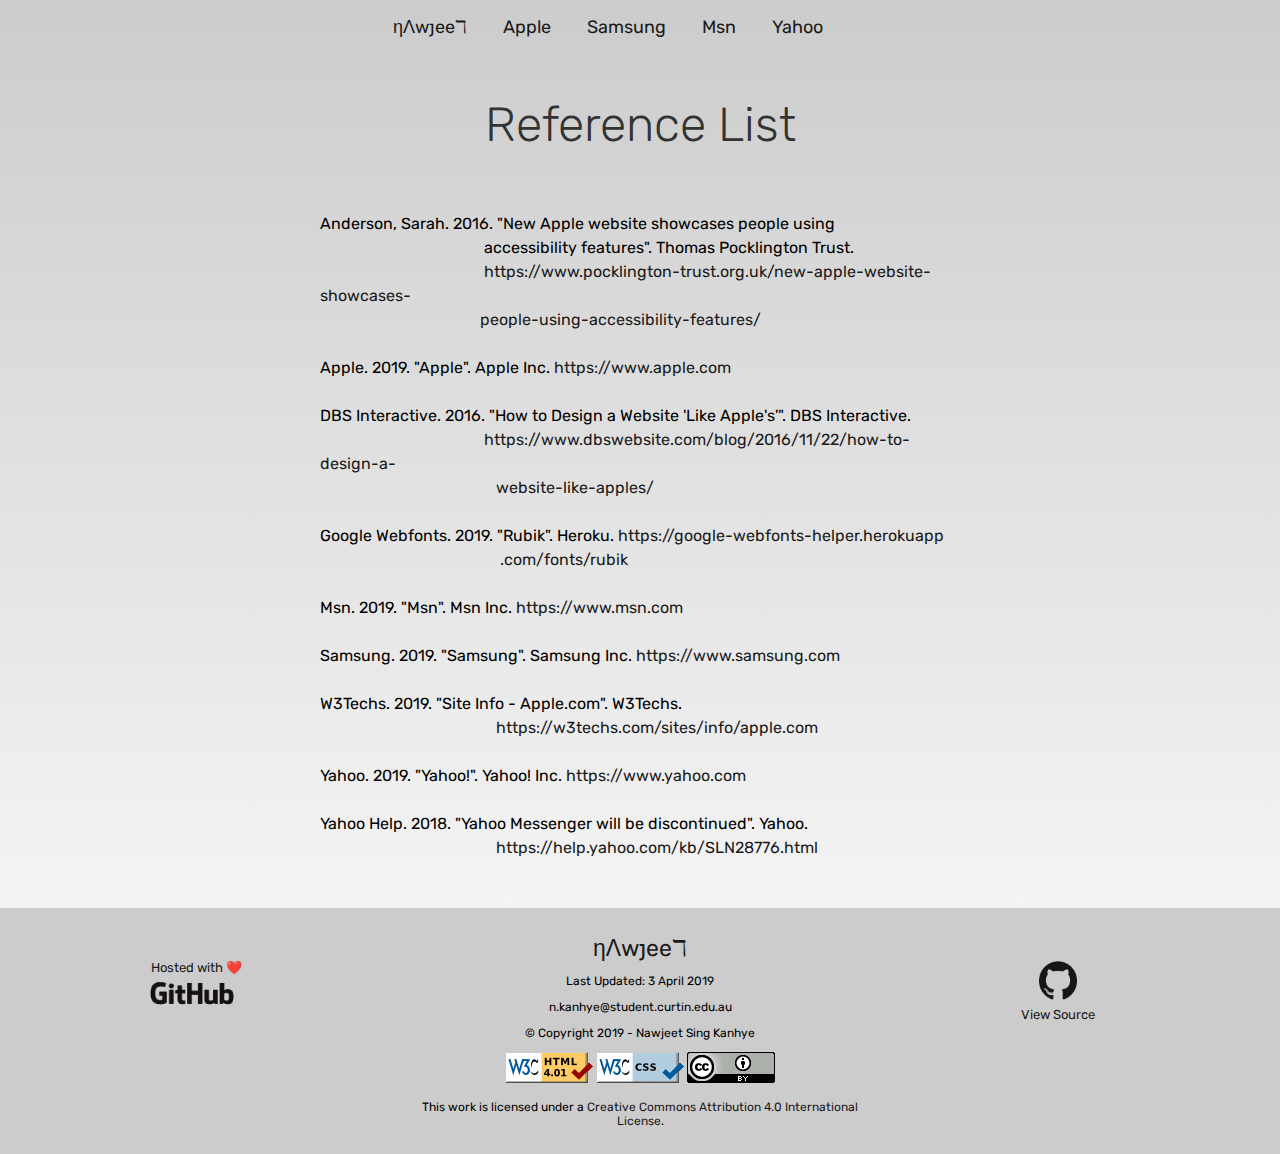
<file: references.html>
<!DOCTYPE html>
<html lang="en">

<!-- HEAD -->
<head>
    <meta charset="UTF-8">
    <meta name="viewport" content="width=device-width, initial-scale=1.0">
    <meta name="description" content="Website evaluation">
    <meta name="keywords" content="web technologies, web design, web skills">
    <meta name="author" content="Nawjeet Sing Kanhye">
    <title>References: Website Evaluation</title>
    <!--External style sheet-->
    <link rel="stylesheet" href="styles/style.css">
</head>

<!-- BODY -->
<body>
    <header class="topnav" id="myTopnav">
        <a href="index.html">&eta;&#923;w&#567;ee&#8504;</a>
        <a href="apple.html">Apple</a>
        <a href="samsung.html">Samsung</a>
        <a href="msn.html">Msn</a>
        <a href="yahoo.html">Yahoo</a>
        <a href="javascript:void(0);" class="icon" onclick="nav()">&#9776;&emsp;&emsp;&emsp;&emsp;</a>
    </header>
   
    <!-- REFERENCES -->
    <section>
        <h1>Reference List</h1>
        <p class="pl">
            Anderson, Sarah. 2016. "New Apple website showcases people using<br>&emsp;&emsp;&emsp;&emsp;&emsp;&emsp;&emsp;&emsp;&emsp;&emsp;
            accessibility features". Thomas Pocklington Trust.<br>
            <a href="https://www.pocklington-trust.org.uk/new-apple-website-showcases-people-using-accessibility-features/"
            target="_blank">&emsp;&emsp;&emsp;&emsp;&emsp;&emsp;&emsp;&emsp;&emsp;&emsp;
            https://www.pocklington-trust.org.uk/new-apple-website-showcases-<br>
            &emsp;&emsp;&emsp;&emsp;&emsp;&emsp;&emsp;&emsp;&emsp;&emsp;people-using-accessibility-features/</a>
            <br><br>

            Apple. 2019. "Apple". Apple Inc. <a href="https://www.apple.com" target="_blank">https://www.apple.com</a><br>
            <br>

            DBS Interactive. 2016. "How to Design a Website 'Like Apple's'". DBS Interactive.<br>
            &emsp;&emsp;&emsp;&emsp;&emsp;&emsp;&emsp;&emsp;&emsp;&emsp;
            <a href="https://www.dbswebsite.com/blog/2016/11/22/how-to-design-a-website-like-apples/" target="_blank">
                https://www.dbswebsite.com/blog/2016/11/22/how-to-design-a-<br>
                &emsp;&emsp;&emsp;&emsp;&emsp;&emsp;&emsp;&emsp;&emsp;&emsp;&emsp;website-like-apples/</a>
            <br><br>

            Google Webfonts. 2019. "Rubik". Heroku. <a href="https://google-webfonts-helper.herokuapp.com/fonts/rubik?subsets=latin" target="_blank">
                https://google-webfonts-helper.herokuapp<br>&emsp;&emsp;&emsp;&emsp;&emsp;&emsp;&emsp;&emsp;&emsp;&emsp;&emsp;
                .com/fonts/rubik</a><br>
            <br>

            Msn. 2019. "Msn". Msn Inc. <a href="https://www.msn.com/en-xl/" target="_blank">https://www.msn.com</a><br>
            <br>

            Samsung. 2019. "Samsung". Samsung Inc. <a href="https://www.samsung.com/us/" target="_blank">https://www.samsung.com</a><br>
            <br>
            
            W3Techs. 2019. "Site Info - Apple.com". W3Techs. <a href="https://w3techs.com/sites/info/apple.com" target="_blank"><br>
                &emsp;&emsp;&emsp;&emsp;&emsp;&emsp;&emsp;&emsp;&emsp;&emsp;&emsp;https://w3techs.com/sites/info/apple.com</a>
            <br><br>

            Yahoo. 2019. "Yahoo!". Yahoo! Inc. <a href="https://www.yahoo.com" target="_blank">https://www.yahoo.com</a><br>
            <br>

            Yahoo Help. 2018. "Yahoo Messenger will be discontinued". Yahoo. <a href="https://help.yahoo.com/kb/SLN28776.html"
            target="_blank"><br>&emsp;&emsp;&emsp;&emsp;&emsp;&emsp;&emsp;&emsp;&emsp;&emsp;&emsp;https://help.yahoo.com/kb/SLN28776.html</a>
        </p>
        <br><br>
    </section>

    <!-- FOOTER -->
    <footer>
        <div class="footerL">
            <p><a href="https://nawjeet.github.io/bwt1/" target="_blank">
                &nbsp;&nbsp;&nbsp;Hosted with ❤️<br><img src="images/github.png" alt="GitHub Logo"></a><br>
            </p>
        </div>
        <div class="footerR">
            <p><a href="https://github.com/nawjeet/bwt1" target="_blank"><img src="images/github2.png" alt="GitHub Logo">
                <br>View Source</a><br>
            </p>
        </div>
        <div class="footerM">
            <br><p><a id="na" href="index.html">&eta;&#923;w&#567;ee&#8504;</a></p>
            <p>Last Updated: 3 April 2019</p>
            <p>n.kanhye@student.curtin.edu.au</p>
            <p>© Copyright 2019 - Nawjeet Sing Kanhye</p>
            <p>
                <img class="footerHTSS" src="images/html.png"
                    alt="Valid HTML!"/>
                <img class="footerHTSS" src="images/css.png"
                    alt="Valid CSS!"/>
                <img class="footerHTSS" alt="Creative Commons Licence"
                src="images/license.png"/>
                <br /><br />
                This work is licensed under a <a rel="license" target="_blank"
                href="http://creativecommons.org/licenses/by/4.0/">
                Creative Commons Attribution 4.0 International License</a>.
            </p><br>
        </div>
    </footer>

    <!--External JavaScript-->
    <script src="scripts/script.js"></script>
</body>
</html>
</file>
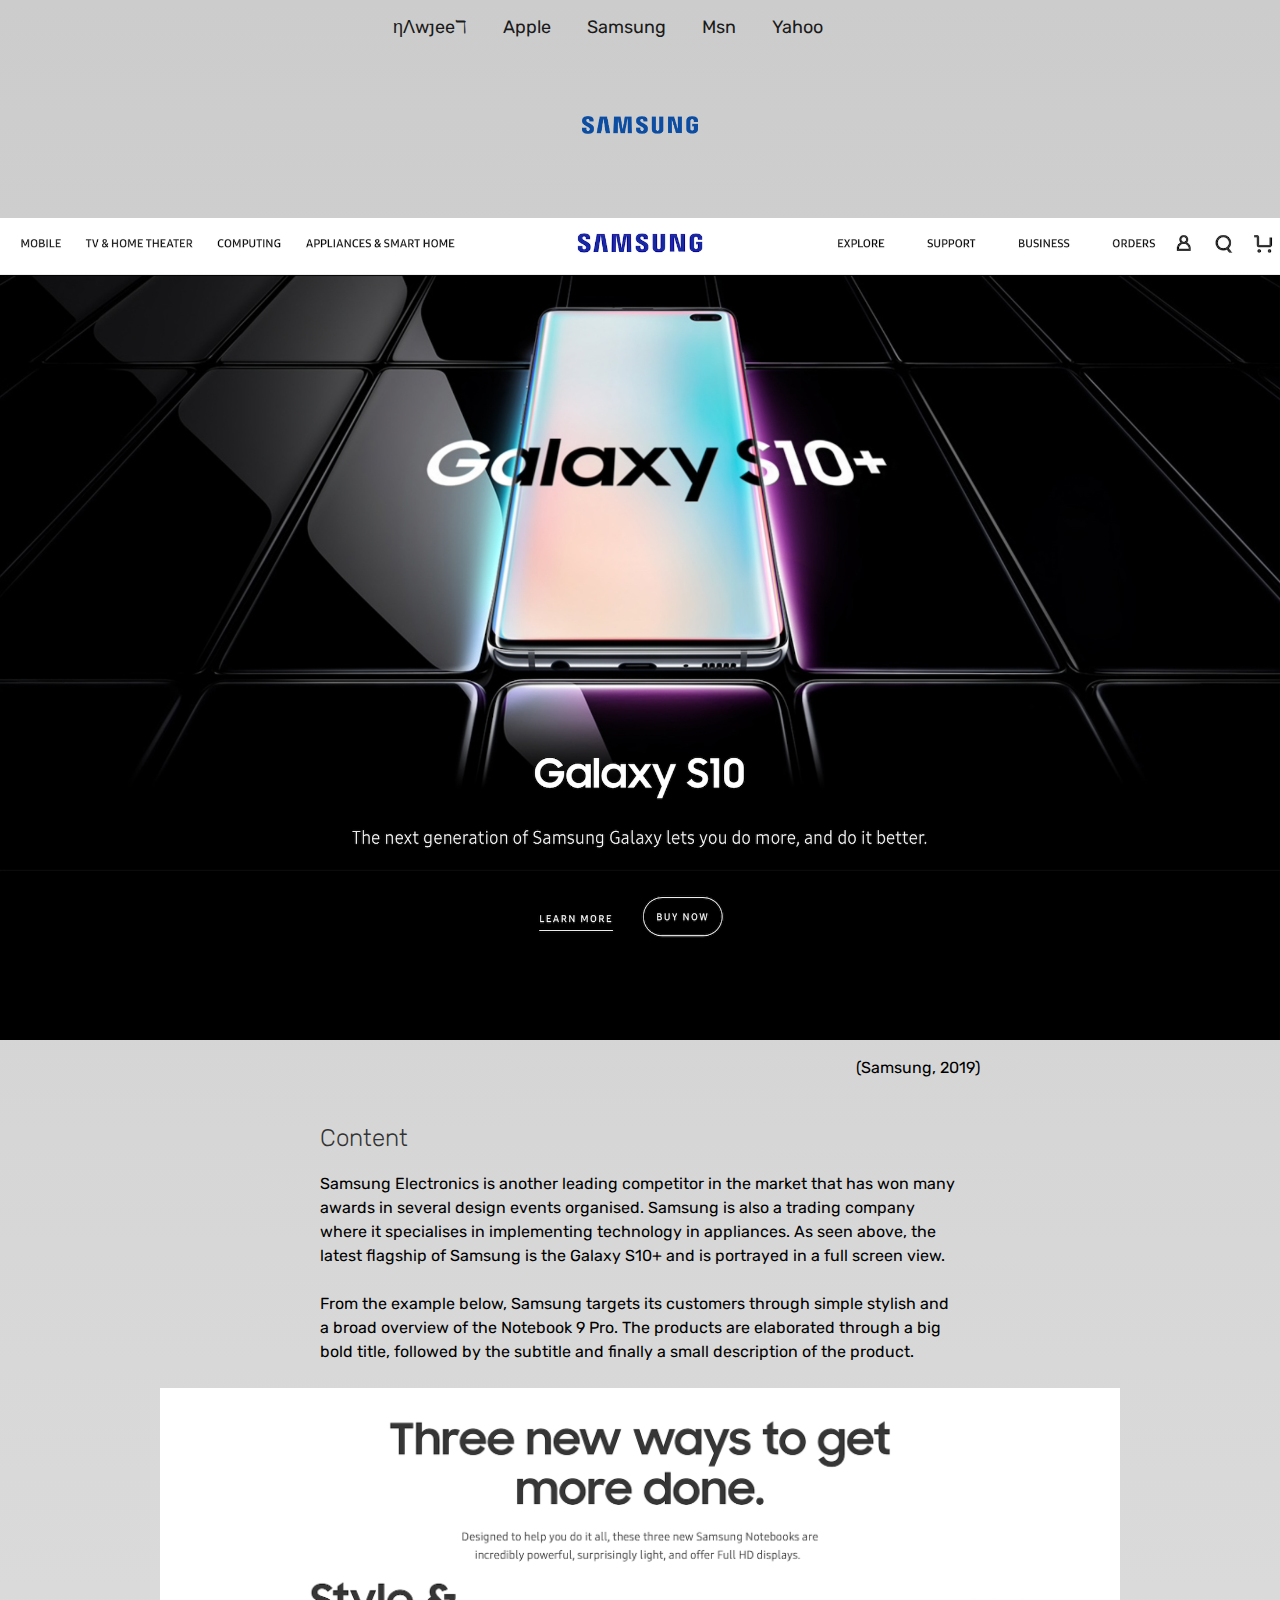
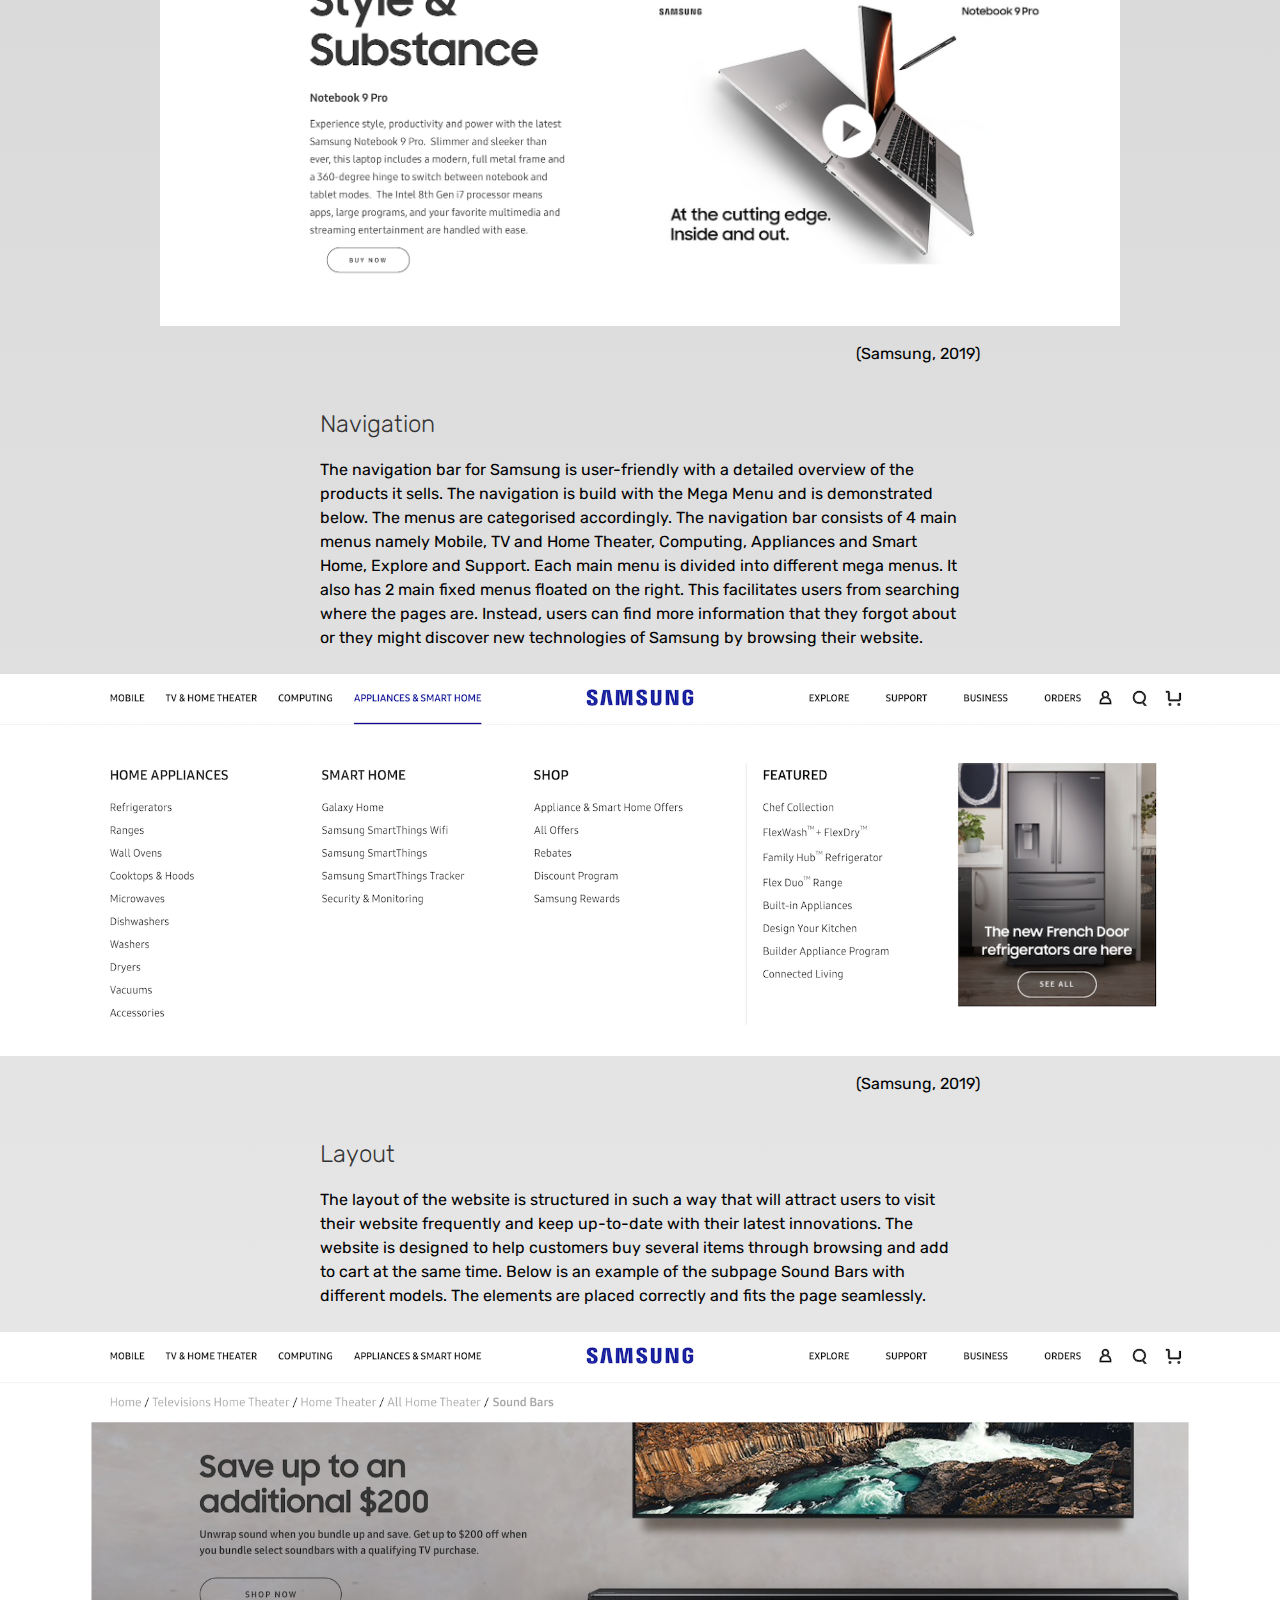
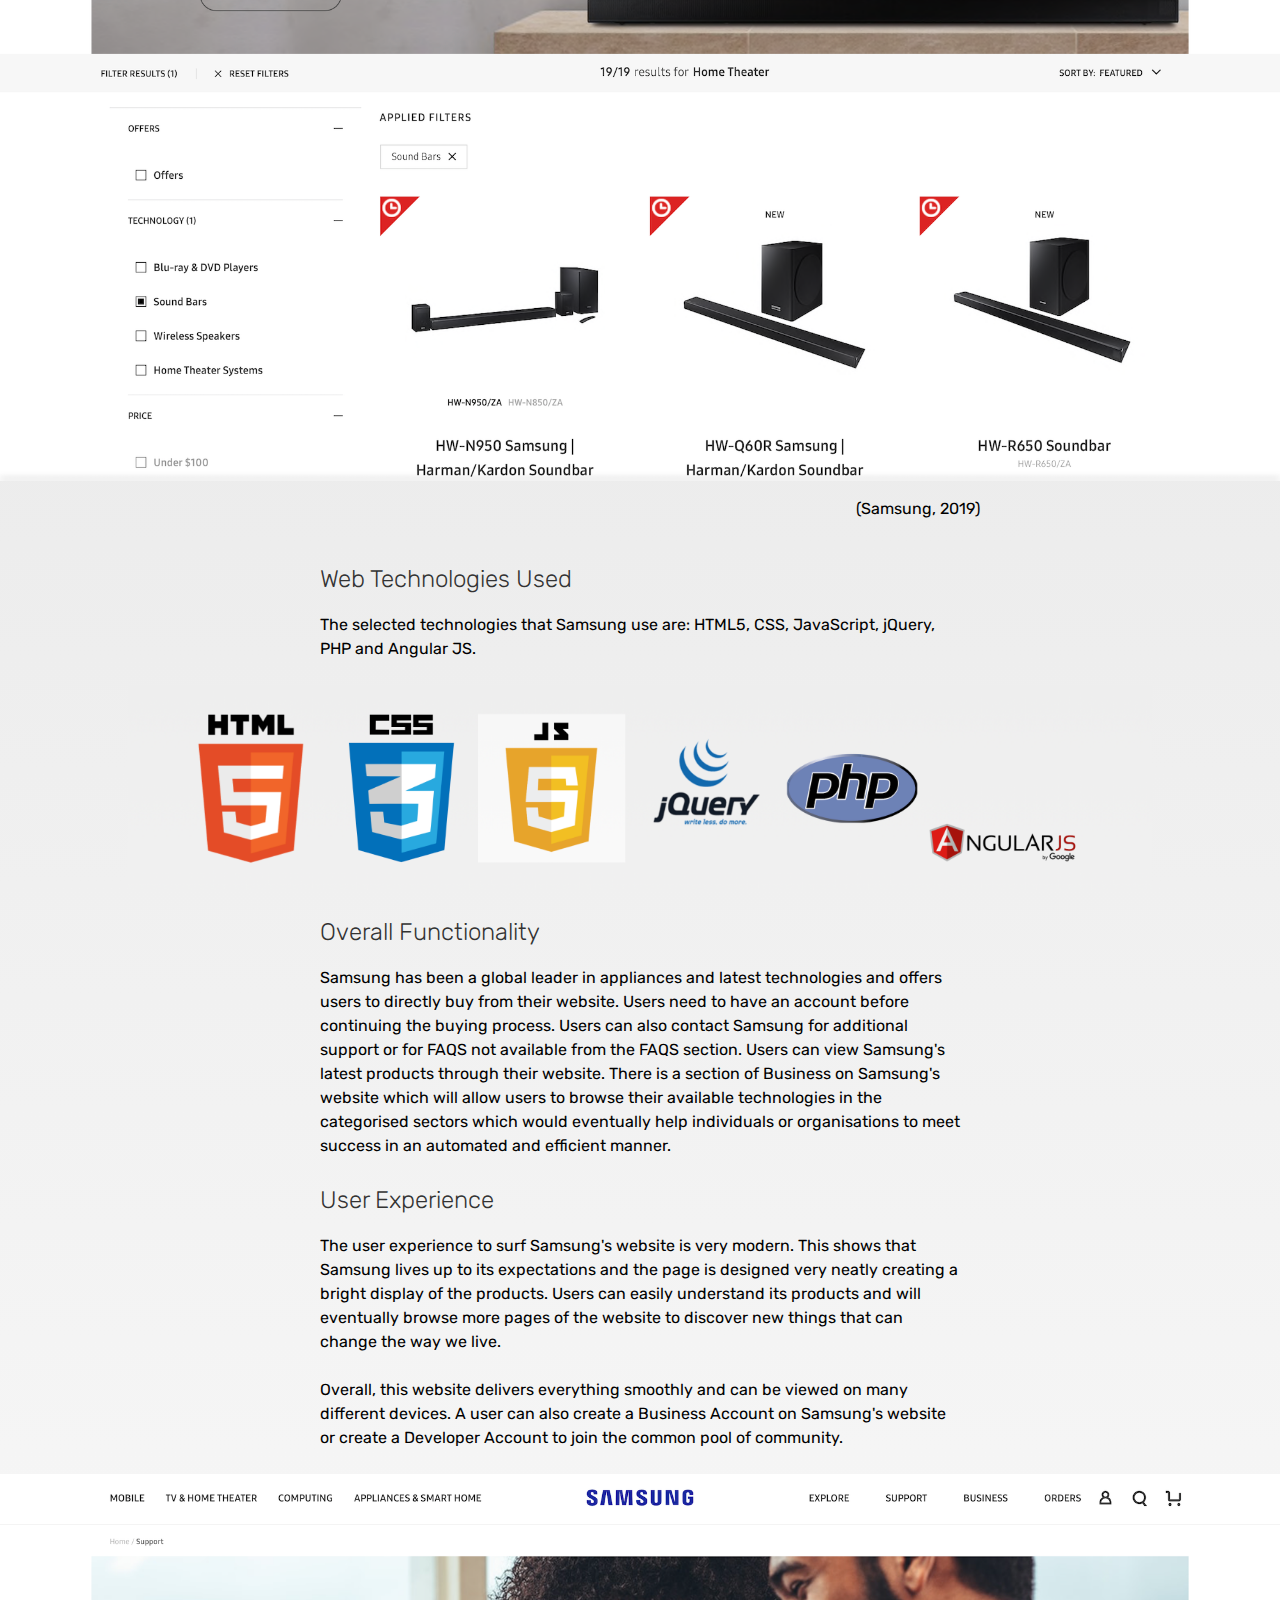
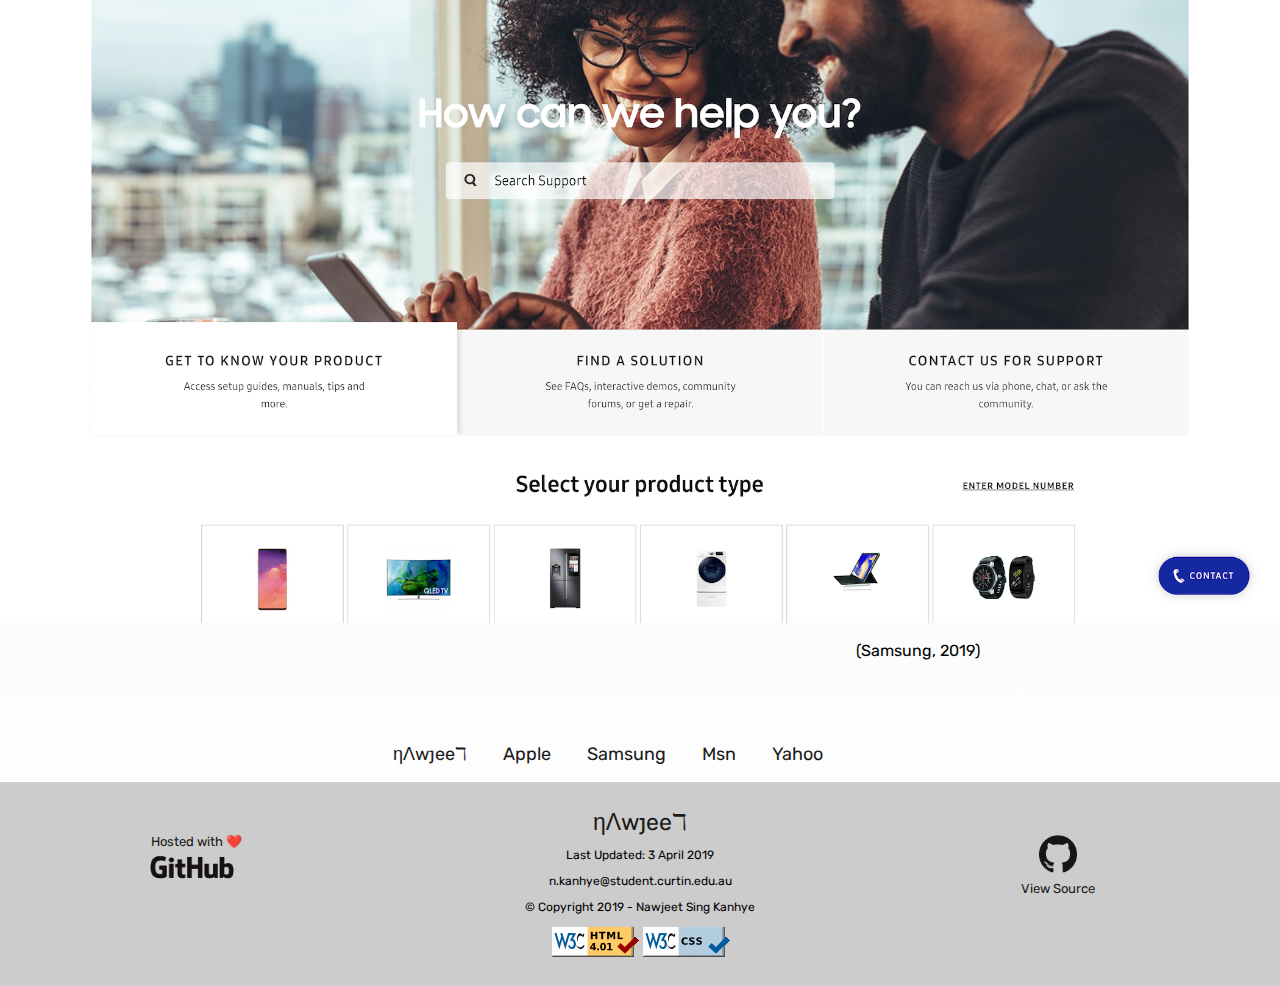
<file: samsung.html>
<!DOCTYPE html>
<html lang="en">

<!-- HEAD -->
<head>
    <meta charset="UTF-8">
    <meta name="viewport" content="width=device-width, initial-scale=1">
    <meta name="description" content="Website evaluation">
    <meta name="keywords" content="web technologies, web design, web skills">
    <!--External style sheet-->
    <link rel="stylesheet" href="styles/style.css">
    <!--External JavaScript-->
    <script src="scripts/script.js"></script>
    <title>Samsung: Website Evaluation</title>
</head>

<!-- BODY -->
<body>
    <header class="topnav" id="myTopnav">
        <a href="index.html">&eta;&#923;w&#567;ee&#8504;</a>
        <a href="apple.html">Apple</a>
        <a href="samsung.html">Samsung</a>
        <a href="msn.html">Msn</a>
        <a href="yahoo.html">Yahoo</a>
        <a href="javascript:void(0);" class="icon" onclick="nav()">&#9776;&emsp;&emsp;&emsp;&emsp;</a>
    </header>
   
    <h1><a href="https://www.samsung.com/us/" target="_blank"><img id="samLogo" src="images/samsung.png" alt="Sausung Logo"></a></h1>
    <img class="mainimg" src="images/samsung2.png" alt="Samsung Website">
    <p class="ref">(Samsung, 2019)</p>
    
    <!-- CONTENT -->
    <section class="sectionl">
        <h2>Content</h2>
        <p class="pl">
            Samsung Electronics is another leading competitor in the market that has won many awards
            in several design events organised. Samsung is also a trading company where it specialises
            in implementing technology in appliances. As seen above, the latest flagship of Samsung is the
            Galaxy S10+ and is portrayed in a full screen view.<br><br>

            From the example below, Samsung targets its customers through simple stylish and a broad
            overview of the Notebook 9 Pro. The products are elaborated through a big bold title,
            followed by the subtitle and finally a small description of the product.
        </p>
        <br><img class="imgBody" src="images/samsung3.png" alt="Samsung Website Content">
        <p class="ref">(Samsung, 2019)</p>
    </section>

    <!-- NAVIGATION -->
    <section class="sectionl">
        <h2>Navigation</h2>
        <p class="pl">
            The navigation bar for Samsung is user-friendly with a detailed overview of the products it
            sells. The navigation is build with the Mega Menu and is demonstrated below. The menus are
            categorised accordingly. The navigation bar consists of 4 main menus namely Mobile, TV and
            Home Theater, Computing, Appliances and Smart Home, Explore and Support. Each main menu is
            divided into different mega menus. It also has 2 main fixed menus floated on the right.
            This facilitates users from searching where the pages are. Instead, users can find more
            information that they forgot about or they might discover new technologies of Samsung by
            browsing their website.
        </p>
        <br><img class="mainimg" src="images/samsung4.png" alt="Samsung Website Content">
        <p class="ref">(Samsung, 2019)</p>
    </section>
    
    <!-- LAYOUT -->
    <section class="sectionl">
        <h2>Layout</h2>
        <p class="pl">
            The layout of the website is structured in such a way that will attract users to visit their
            website frequently and keep up-to-date with their latest innovations. The website is designed
            to help customers buy several items through browsing and add to cart at the same time. Below
            is an example of the subpage Sound Bars with different models. The elements are placed correctly
            and fits the page seamlessly. 
        </p>
        <br><img class="mainimg" src="images/samsung5.png" alt="Samsung Website Content">
        <p class="ref">(Samsung, 2019)</p>
    </section>

    <!-- WEB TECHNOLOGIES USED -->
    <section class="sectionl">
        <h2>Web Technologies Used</h2>
        <p class="pl">
            The selected technologies that Samsung use are: HTML5, CSS, JavaScript, jQuery, PHP and
            Angular JS.
        </p>
        <br><img id="wt" src="images/wts.png" alt="Web Technologies Logo">
    </section>

    <!-- OVERALL FUNCTIONALITY -->
    <section class="sectionl">
        <h2>Overall Functionality</h2>
        <p class="pl">
            Samsung has been a global leader in appliances and latest technologies and offers users to
            directly buy from their website. Users need to have an account before continuing the
            buying process. Users can also contact Samsung for additional support or for FAQS not
            available from the FAQS section. Users can view Samsung's latest products through their
            website. There is a section of Business on Samsung's website which will allow users to 
            browse their available technologies in the categorised sectors which would eventually help
            individuals or organisations to meet success in an automated and efficient manner.
        </p>
    </section>

    <!-- USER EXPERIENCE -->
    <section class="sectionl">
        <h2>User Experience</h2>
        <p class="pl">
            The user experience to surf Samsung's website is very modern. This shows that Samsung
            lives up to its expectations and the page is designed very neatly creating a bright
            display of the products. Users can easily understand its products and will eventually
            browse more pages of the website to discover new things that can change the way we live.
            <br><br>
            Overall, this website delivers everything smoothly and can be viewed on many different
            devices. A user can also create a Business Account on Samsung's website or create a
            Developer Account to join the common pool of community.
        </p>
    </section>

    <br><img class="mainimg" src="images/samsung6.png" alt="Samsung Website Content">
    <p class="ref">(Samsung, 2019)</p>
    <br><br>

    <header class="topnav">
        <a href="index.html">&eta;&#923;w&#567;ee&#8504;</a>
        <a href="apple.html">Apple</a>
        <a href="samsung.html">Samsung</a>
        <a href="msn.html">Msn</a>
        <a href="yahoo.html">Yahoo</a>
        <a href="javascript:void(0);" class="icon" onclick="nav()">&#9776;&emsp;&emsp;&emsp;&emsp;</a>
    </header>
    

    <!-- FOOTER -->
    <footer>
        <div class="footerL">
            <p><a href="https://nawjeet.github.io/bwt1/" target="_blank">
                &nbsp;&nbsp;&nbsp;Hosted with ❤️<br><img src="images/github.png" alt="GitHub Logo"></a><br>
            </p>
        </div>
        <div class="footerR">
            <p><a href="https://github.com/nawjeet/bwt1" target="_blank"><img src="images/github2.png" alt="GitHub Logo">
                <br>View Source</a><br>
            </p>
        </div>
        <div class="footerM">
            <br><p><a id="na" href="index.html">&eta;&#923;w&#567;ee&#8504;</a></p>
            <p>Last Updated: 3 April 2019</p>
            <p>n.kanhye@student.curtin.edu.au</p>
            <p>© Copyright 2019 - Nawjeet Sing Kanhye</p>
            <p>
                <img class="footerHTSS" src="images/html.png"
                    alt="Valid HTML!"/>
                <img class="footerHTSS" src="images/css.png"
                    alt="Valid CSS!"/>
            </p><br>
        </div>
    </footer>
</body>
</html>
</file>
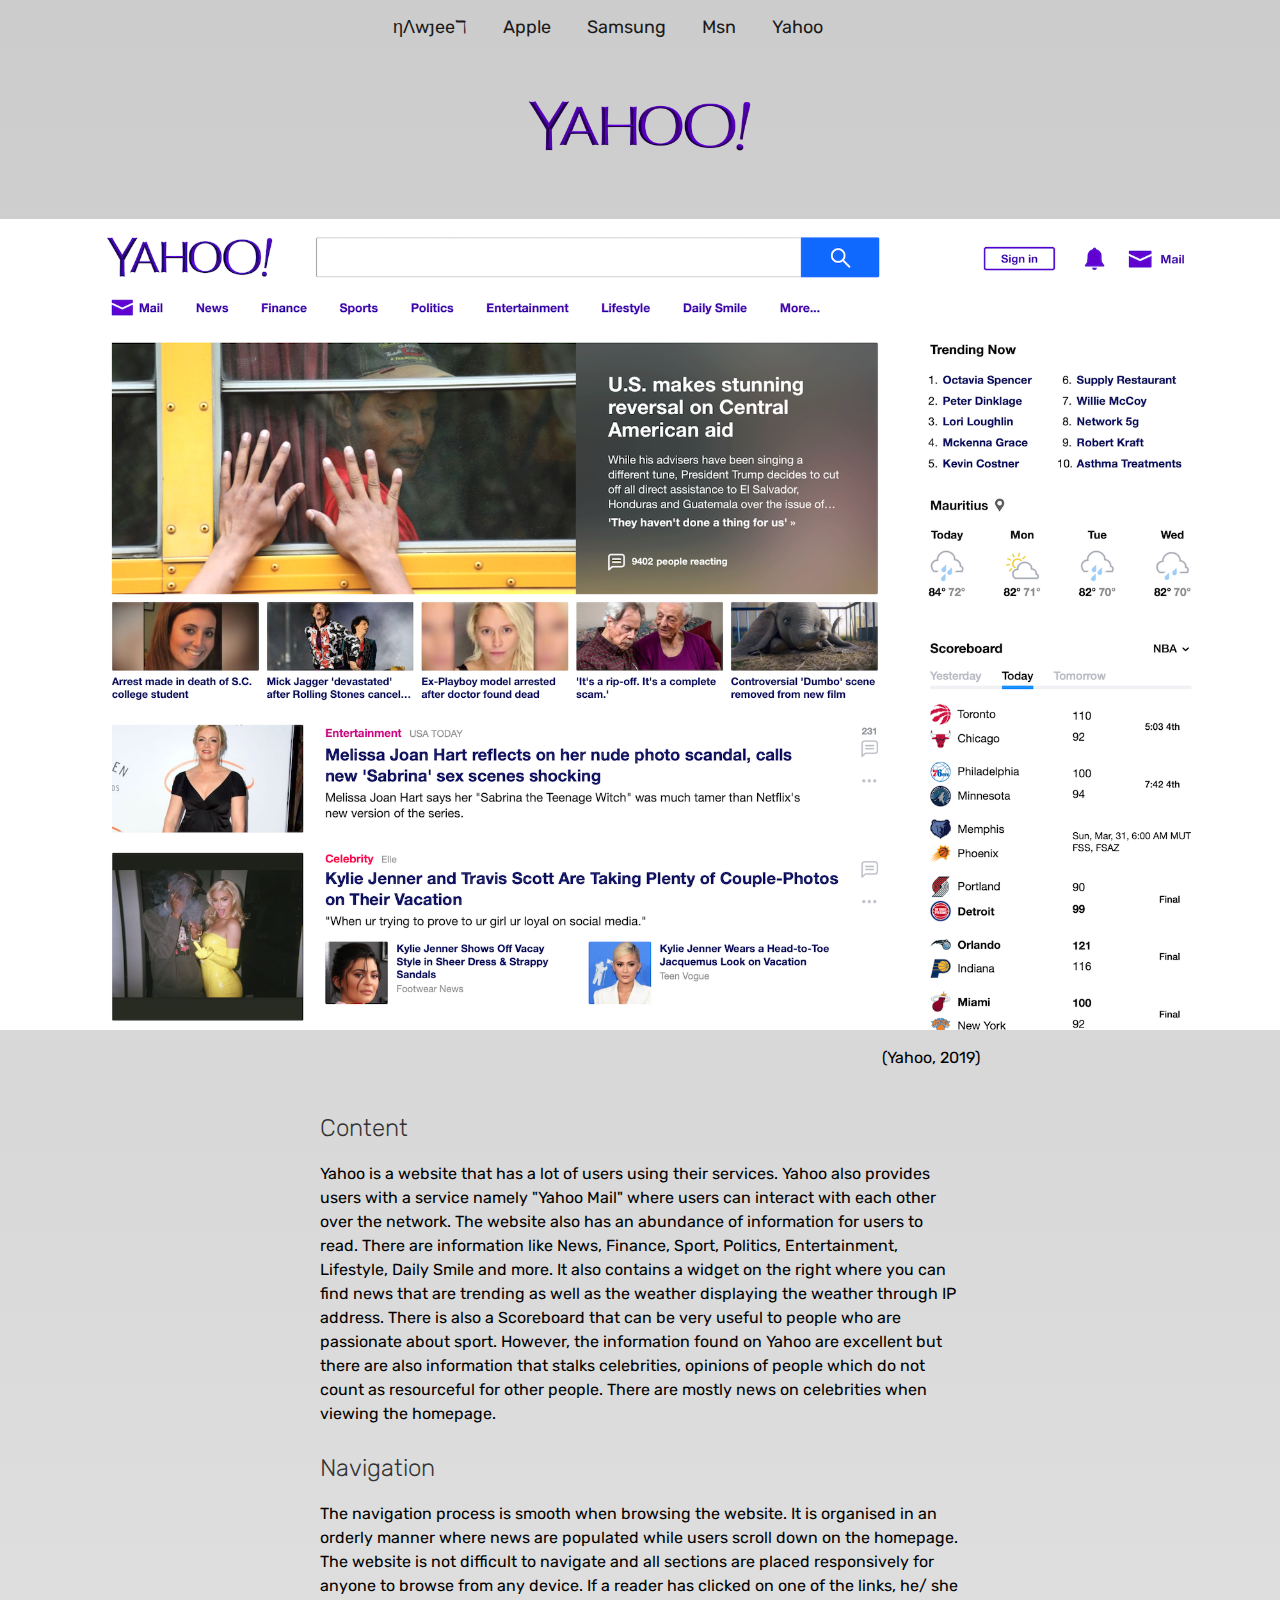
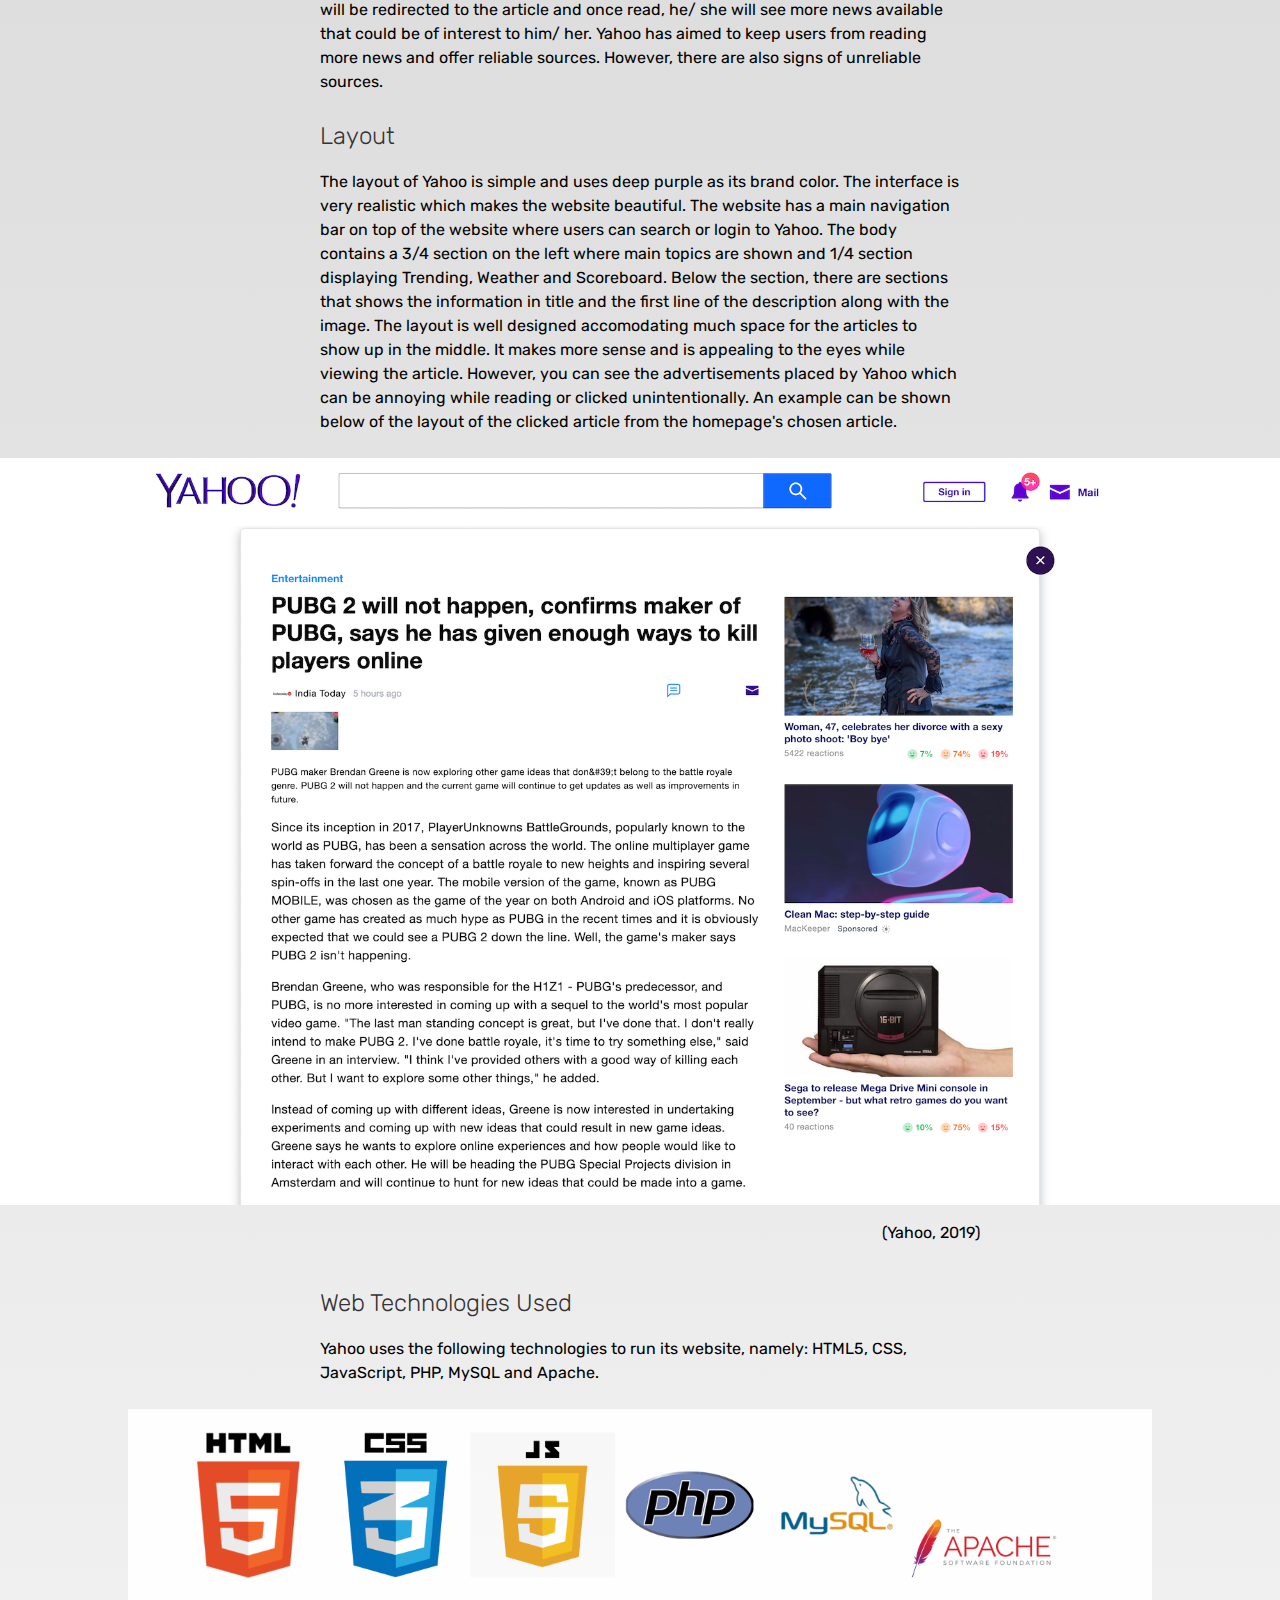
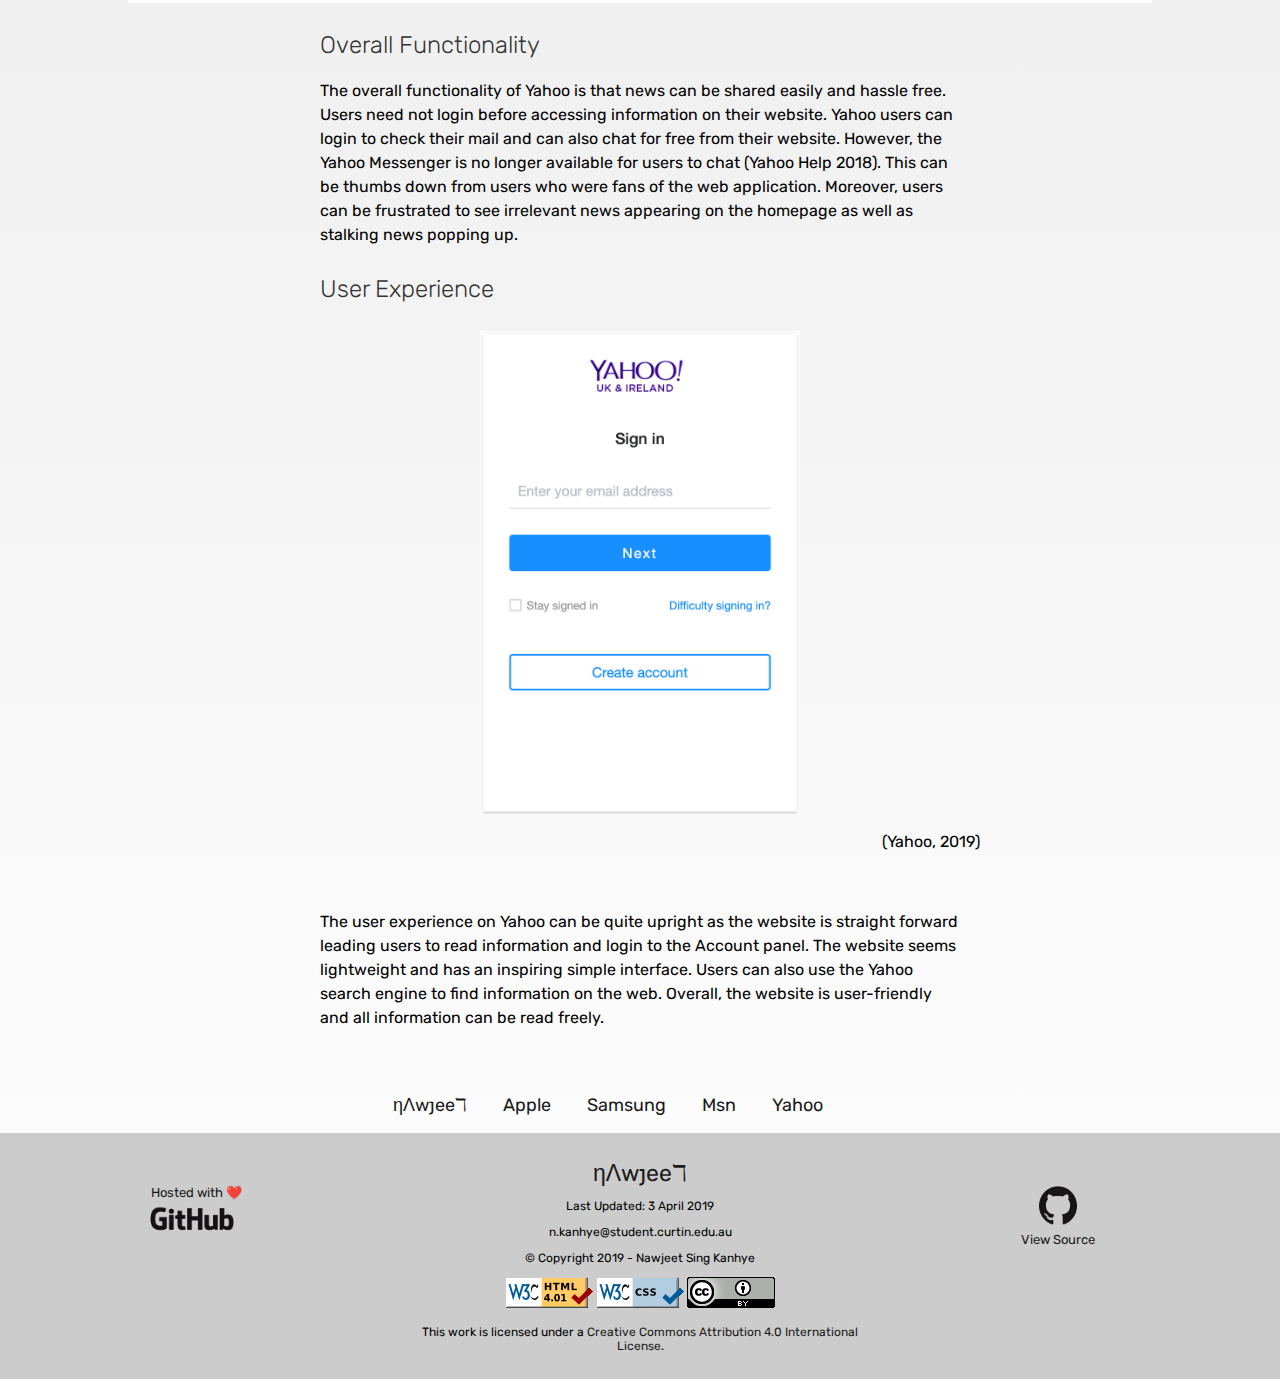
<file: yahoo.html>
<!DOCTYPE html>
<html lang="en">

<!-- HEAD -->
<head>
    <meta charset="UTF-8">
    <meta name="viewport" content="width=device-width, initial-scale=1">
    <meta name="description" content="Website evaluation">
    <meta name="keywords" content="web technologies, web design, web skills">
    <meta name="author" content="Nawjeet Sing Kanhye">
    <title>Yahoo! Website Evaluation</title>
    <!--External style sheet-->
    <link rel="stylesheet" href="styles/style.css">
</head>

<!-- BODY -->
<body>
    <header class="topnav" id="myTopnav">
        <a href="index.html">&eta;&#923;w&#567;ee&#8504;</a>
        <a href="apple.html">Apple</a>
        <a href="samsung.html">Samsung</a>
        <a href="msn.html">Msn</a>
        <a href="yahoo.html">Yahoo</a>
        <a href="javascript:void(0);" class="icon" onclick="nav()">&#9776;&emsp;&emsp;&emsp;&emsp;</a>
    </header>
   
    <h1><a href="https://www.yahoo.com" target="_blank">
        <img id="yahooLogo" src="images/yahoo.png" alt="Yahoo Logo"></a></h1>
    <img class="mainimg" src="images/yahoo2.png" alt="Yahoo Website">
    <p class="ref">(Yahoo, 2019)</p>
    
    <!-- CONTENT -->
    <section class="sectionl">
        <h2>Content</h2>
        <p class="pl">
            Yahoo is a website that has a lot of users using their services. Yahoo also provides users
            with a service namely "Yahoo Mail" where users can interact with each other over the
            network. The website also has an abundance of information for users to read. There are information
            like News, Finance, Sport, Politics, Entertainment, Lifestyle, Daily Smile and more. It also
            contains a widget on the right where you can find news that are trending as well as the weather
            displaying the weather through IP address. There is also a Scoreboard that can be very useful to
            people who are passionate about sport. However, the information found on Yahoo are excellent but
            there are also information that stalks celebrities, opinions of people which do not count as
            resourceful for other people. There are mostly news on celebrities when viewing the homepage.
        </p>
    </section>

    <!-- NAVIGATION -->
    <section class="sectionl">
        <h2>Navigation</h2>
        <p class="pl">
            The navigation process is smooth when browsing the website. It is organised in an orderly manner
            where news are populated while users scroll down on the homepage. The website is not difficult to
            navigate and all sections are placed responsively for anyone to browse from any device. If a reader
            has clicked on one of the links, he/ she will be redirected to the article and once read, he/ she
            will see more news available that could be of interest to him/ her. Yahoo has aimed to keep users
            from reading more news and offer reliable sources. However, there are also signs of unreliable sources.
        </p>
    </section>

    <!-- LAYOUT -->
    <section class="sectionl">
        <h2>Layout</h2>
        <p class="pl">
            The layout of Yahoo is simple and uses deep purple as its brand color. The interface is
            very realistic which makes the website beautiful. The website has a main navigation bar
            on top of the website where users can search or login to Yahoo. The body contains a 3/4 section
            on the left where main topics are shown and 1/4 section displaying Trending, Weather and Scoreboard.
            Below the section, there are sections that shows the information in title and the first line of the
            description along with the image. The layout is well designed accomodating much space for the
            articles to show up in the middle. It makes more sense and is appealing to the eyes while viewing
            the article. However, you can see the advertisements placed by Yahoo which can be annoying while
            reading or clicked unintentionally. An example can be shown below of the layout of the clicked
            article from the homepage's chosen article.
        </p>
        <br><img class="mainimg" src="images/yahoo3.png" alt="Yahoo Website">
        <p class="ref">(Yahoo, 2019)</p>
    </section>

    <!-- WEB TECHNOLOGIES USED -->
    <section class="sectionl">
        <h2>Web Technologies Used</h2>
        <p class="pl">
            Yahoo uses the following technologies to run its website, namely: HTML5, CSS, JavaScript,
            PHP, MySQL and Apache.
        </p>
        <br><img id="wt" src="images/wty.png" alt="Web Technologies Logo">
    </section>

    <!-- OVERALL FUNCTIONALITY -->
    <section class="sectionl">
        <h2>Overall Functionality</h2>
        <p class="pl">
            The overall functionality of Yahoo is that news can be shared easily and hassle free.
            Users need not login before accessing information on their website. Yahoo users can 
            login to check their mail and can also chat for free from their website. However, the
            Yahoo Messenger is no longer available for users to chat (Yahoo Help 2018). This can be thumbs down from
            users who were fans of the web application. Moreover, users can be frustrated to see
            irrelevant news appearing on the homepage as well as stalking news popping up.
        </p>
    </section>

    <!-- USER EXPERIENCE -->
    <section class="sectionl">
        <h2>User Experience</h2>
        <br><img id="wty" src="images/yahoo4.png" alt="Yahoo Login Panel">
        <p class="ref">(Yahoo, 2019)</p>
        <br><p class="pl">
            The user experience on Yahoo can be quite upright as the website is straight forward
            leading users to read information and login to the Account panel. The website seems
            lightweight and has an inspiring simple interface. Users can also use the Yahoo search
            engine to find information on the web. Overall, the website is user-friendly and all
            information can be read freely.
        </p><br><br>
    </section>

    <header class="topnav">
        <a href="index.html">&eta;&#923;w&#567;ee&#8504;</a>
        <a href="apple.html">Apple</a>
        <a href="samsung.html">Samsung</a>
        <a href="msn.html">Msn</a>
        <a href="yahoo.html">Yahoo</a>
        <a href="javascript:void(0);" class="icon" onclick="nav()">&#9776;&emsp;&emsp;&emsp;&emsp;</a>
    </header>

    <!-- FOOTER -->
    <footer>
        <div class="footerL">
            <p><a href="https://nawjeet.github.io/bwt1/" target="_blank">
                &nbsp;&nbsp;&nbsp;Hosted with ❤️<br><img src="images/github.png" alt="GitHub Logo"></a><br>
            </p>
        </div>
        <div class="footerR">
            <p><a href="https://github.com/nawjeet/bwt1" target="_blank"><img src="images/github2.png" alt="GitHub Logo">
                <br>View Source</a><br>
            </p>
        </div>
        <div class="footerM">
            <br><p><a id="na" href="index.html">&eta;&#923;w&#567;ee&#8504;</a></p>
            <p>Last Updated: 3 April 2019</p>
            <p>n.kanhye@student.curtin.edu.au</p>
            <p>© Copyright 2019 - Nawjeet Sing Kanhye</p>
            <p>
                <img class="footerHTSS" src="images/html.png"
                    alt="Valid HTML!"/>
                <img class="footerHTSS" src="images/css.png"
                    alt="Valid CSS!"/>
                <img class="footerHTSS" alt="Creative Commons Licence"
                src="images/license.png"/>
                <br /><br />
                This work is licensed under a <a rel="license" target="_blank"
                href="http://creativecommons.org/licenses/by/4.0/">
                Creative Commons Attribution 4.0 International License</a>.
            </p><br>
        </div>
    </footer>

    <!--External JavaScript-->
    <script src="scripts/script.js"></script>
</body>
</html>
</file>
<file: styles/style.css>
/*
Description: Contains the styling for Website Evaluation
Author: Nawjeet Sing KANHYE
ID: 19360010
Email: n.kanhye@student.curtin.edu.au
Tags: Website, Evaluation, Simple, Colour, Critiques
*/

/*
Google Webfonts - Rubik
https://google-webfonts-helper.herokuapp.com/fonts/rubik?subsets=latin
*/
@import url(https://fonts.googleapis.com/css?family=Rubik:300,300i,400,400i,500,500i,700,700i,900,900i);

a {
  text-decoration: none;
  color: rgb(26, 26, 26);
}

a:hover {
  color: rgb(107, 107, 107);
}

body {
  font-family: "Rubik", sans-serif;
  line-height: 1.5;
  height: 100%;
  margin: 0;
  padding: 0;
  background-color: white;
  background-image: linear-gradient( #cccccc, white);
}

h1,
h2,
strong {
  font-weight: 300;
  color: #333;
}

h1 {
  font-size: 3rem;
  font-weight: 200;
  text-align: center;
  line-height: 1.6;
}

h2 {
  margin-top: 1em;
  padding-top: 1em;
  margin: 0 auto;
  width: 50%;
}

li {
  display: inline;
}

ul {
 list-style-type: none;
}

.curtin {
  width: 20%;
  display: block;
  margin-left: auto;
  margin-right: auto;
}

.footerL {
  width: 30%;
  display: block;
  margin-right: 30px;
  margin-left: auto;
  margin-top: 40px;
  float: left;
  line-height: 1;
}

.footerL img {
  width: 25%;
}

.footerL p {
  font-size: 13px;
}

.footerM {
  width: 35%;
  display: block;
  margin-right: auto;
  margin-left: auto;
  margin-bottom: auto;
  margin-top: auto;
}

.footerR {
  width: 30%;
  display: block;
  margin-right: 30px;
  margin-left: auto;
  margin-top: 40px;
  float: right;
  line-height: 1.5;
}

.footerR img {
  width: 10%;
}
  
.footerR p {
  font-size: 13px;
}

.h {
  background-color: #333;
  border-radius: 30px;
  width: 50%;
  margin-left: auto;
  margin-right: auto;
}

.imgBody {
  width: 75%;
  display: block;
  margin-left: auto;
  margin-right: auto;
}

.imgIndex {
  width: 12%;
  display: block;
  margin-left: auto;
  margin-right: auto;
}

.imgNav {
  width: 50%;
  display: block;
  margin-top: 1em;
  padding-top: 1em;
  margin: 0 auto;
}

.mainimg {
  width: 100%;
  display: block;
  margin-left: auto;
  margin-right: auto;
}

.pI {
  text-align: left;
  margin-left: auto;
  margin-right: auto;
  padding-left: 300px;
}

.pIr {
  text-align: right;
  margin-left: auto;
  margin-right: auto;
  padding-right: 300px;
}

.pl {
  margin-top: 1em;
  padding-top: 1em;
  margin: 0 auto;
  width: 50%;
}

.plNav {
  margin-top: 1em;
  padding-top: 1em;
  padding: 0 auto;
  padding-left: 18%;
  width: 60%;
  text-align: left;
}

.pr {
  margin-top: 1em;
  padding-top: 1em;
  margin: 0 auto;
  margin-right: 120px;
  width: 50%;
}

.ref {
  text-align: right;
  margin-right: 300px;
}

.topnav {
  overflow: hidden;
  text-align: center;
  width: 95%;
}

.topnav a {
  display: inline-block;
  color: rgb(26, 26, 26);
  text-align: center;
  padding: 14px 16px;
  text-decoration: none;
  font-size: 18px;
}

.topnav .icon {
  display: none;
}

.topnav a:hover {
  color: rgb(107, 107, 107);
}

#appleLogo {
  height: 42px;
  width: 42px;
}

#introduction {
  padding: 2px 67px 2px;
}

#msnLogo {
  height: 78px;
  width: 180px;
}

#na {
  font-size: 23px;
}

#samLogo {
  width: 9%;
}

#sectionc {
  padding: 2px 67px 2px;
  text-align: center;
}

#sectionl {
  padding: 2px 67px 2px;
}

#sectionr {
  padding: 2px 67px 2px;
  text-align: center;
  width: 52%;
  float: right;
}

#technologies {
  width: 50%;
  display: block;
  margin-left: auto;
  margin-right: auto;
}

#wt {
  width: 80%;
  display: block;
  margin-left: auto;
  margin-right: auto;
}

#wty {
  width: 25%;
  display: block;
  margin-left: auto;
  margin-right: auto;
}

#yahooLogo {
  width: 18%;
}

/*
W3School.com -> How To - Responsive Top Navigation
https://www.w3schools.com/howto/howto_js_topnav_responsive.asp
*/
@media screen and (max-width: 600px) {
  .topnav a:not(:first-child) {
    display: none;
  }

  .topnav a.icon {
    float: right;
    display: block;
  }
}

@media screen and (max-width: 600px) {
  .topnav.responsive {
    position: relative;
  }

  .topnav.responsive .icon {
    position: absolute;
    right: 0;
    top: 0;
  }

  .topnav.responsive a {
    float: none;
    display: block;
    text-align: center;
  }

  .topnav.responsive {
    float: none;
  }

  .topnav.responsive {
    position: relative;
  }

  .topnav.responsive .dropbtn {
    display: block;
    width: 100%;
    text-align: left;
  }
}

footer {
  font-size: 75%;
  text-align: center;
  line-height: normal;
  background-color: #cccccc;
}
</file>
